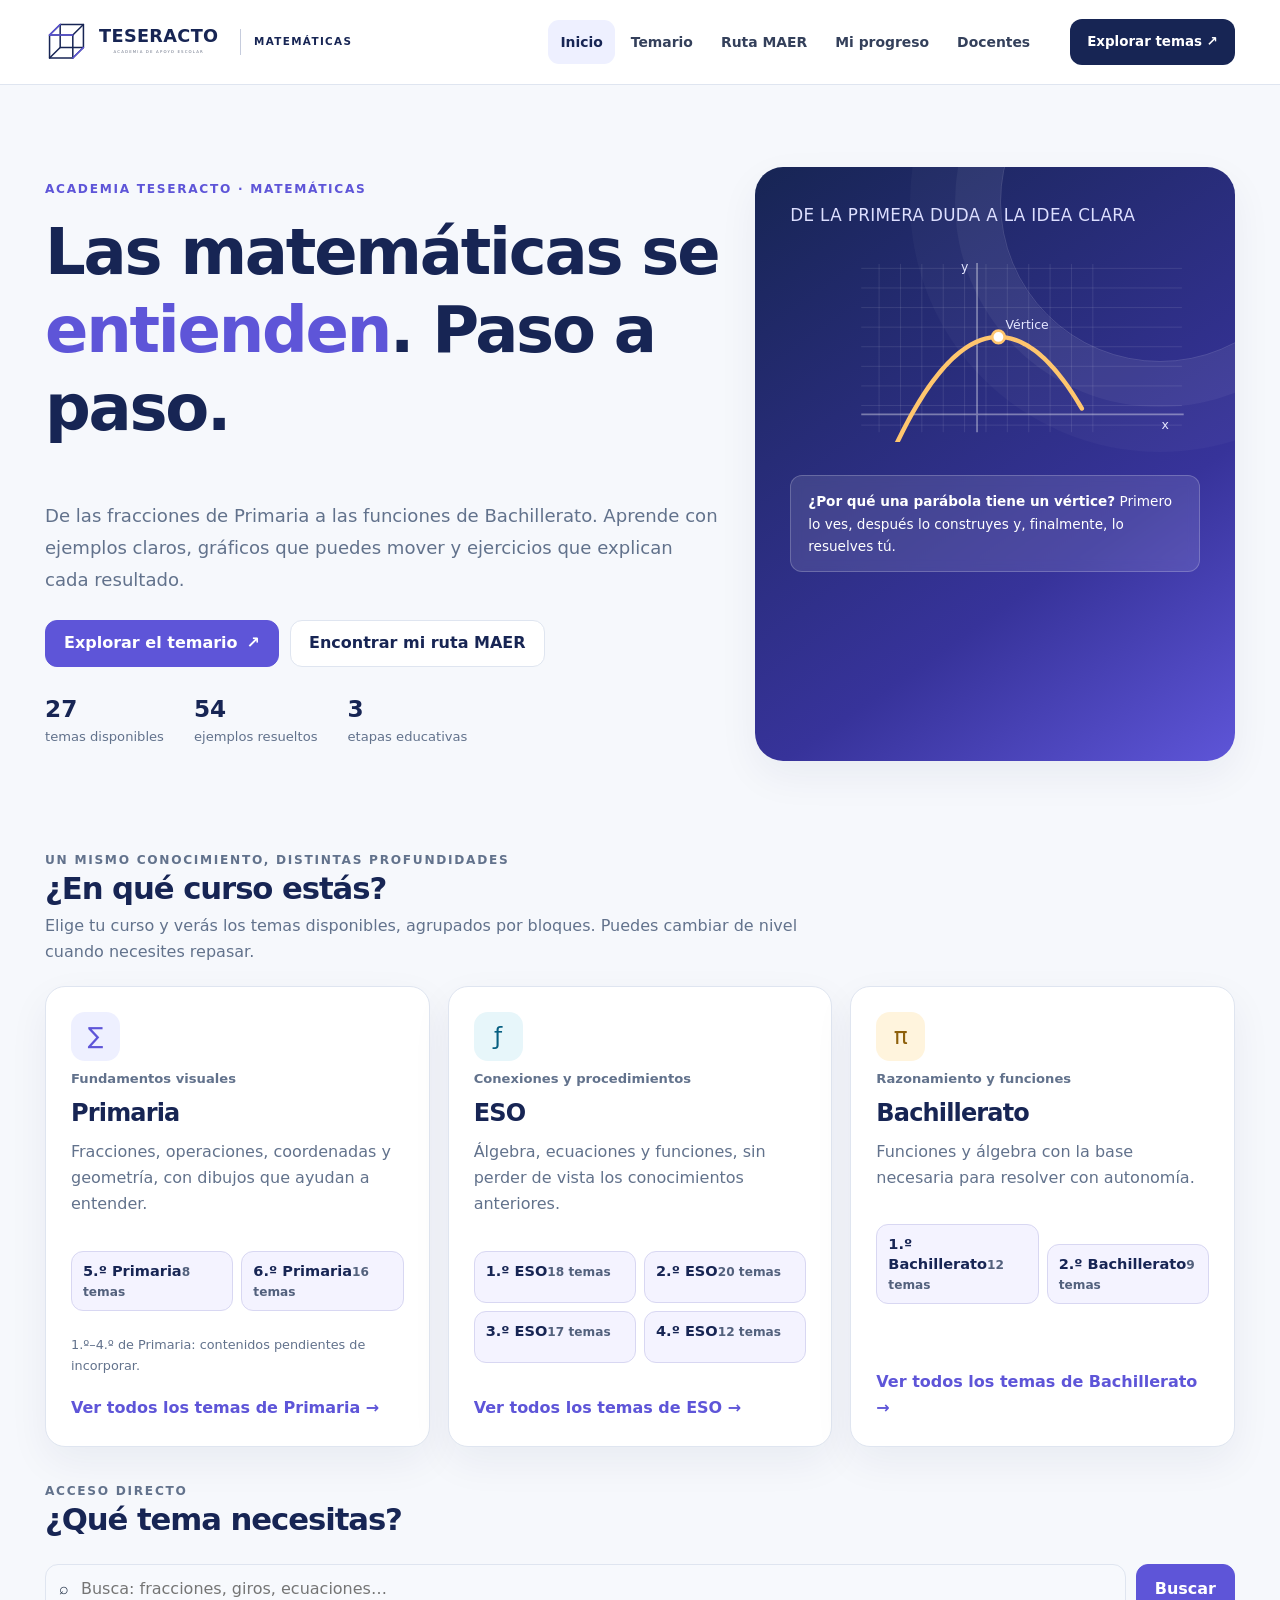
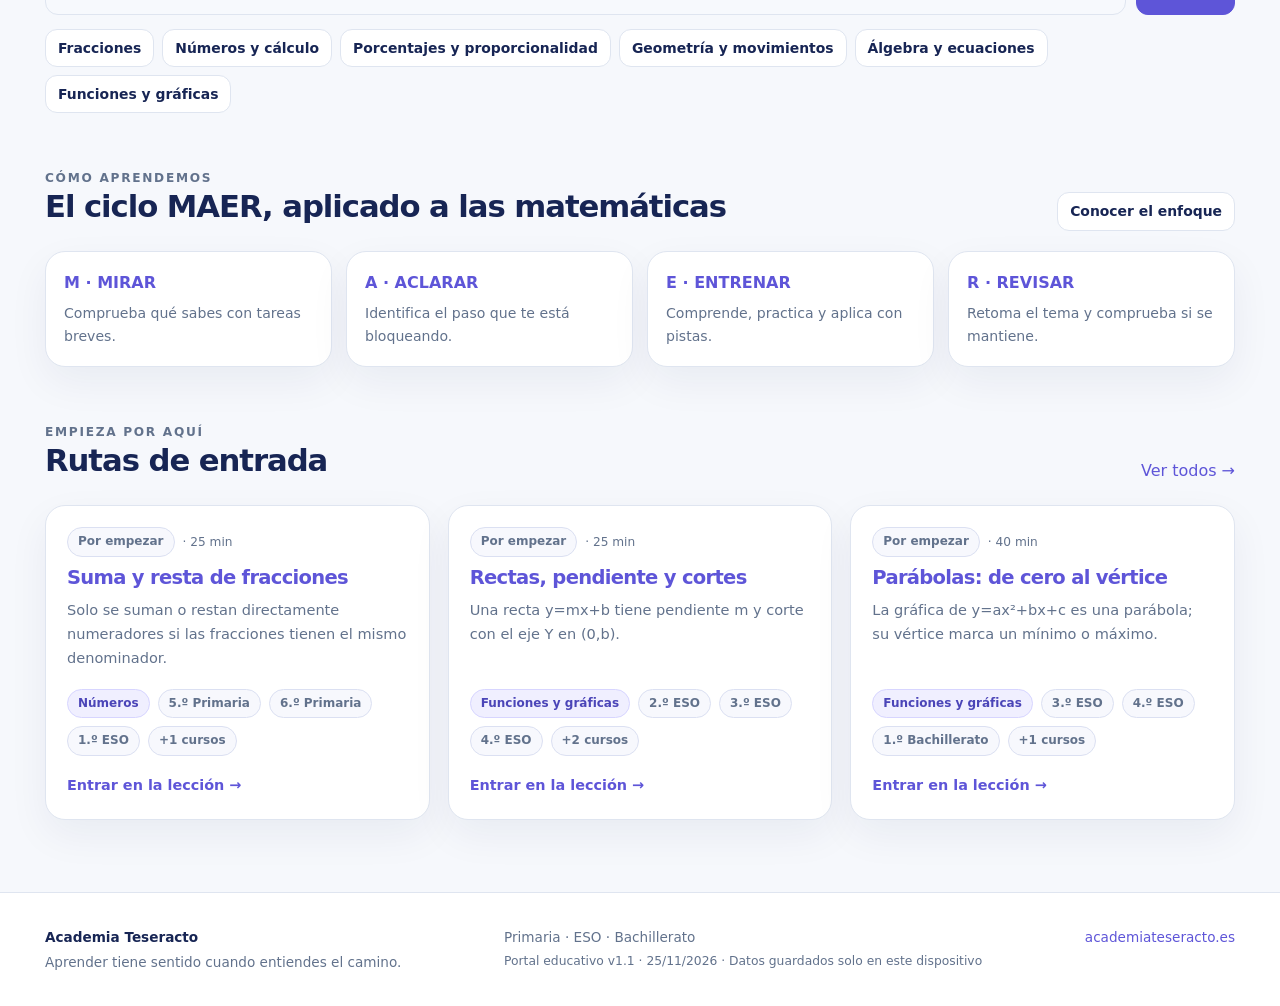
<file: index.html>
<!doctype html>
<html lang="es">
<head>
  <meta charset="utf-8">
  <meta name="viewport" content="width=device-width, initial-scale=1, viewport-fit=cover">
  <meta name="theme-color" content="#172554">
  <meta name="description" content="Matemáticas desde Primaria hasta Bachillerato: explicaciones paso a paso, gráficos manipulables, práctica autocorregible y rutas de aprendizaje MAER de Academia Teseracto.">
  <meta property="og:title" content="Academia Teseracto | Portal de Matemáticas">
  <meta property="og:description" content="Entender, practicar y avanzar. Un portal de Matemáticas para Primaria, ESO y Bachillerato.">
  <title>Matemáticas | Academia Teseracto</title>
  <link rel="icon" type="image/svg+xml" href="./assets/favicon.svg">
  <link rel="manifest" href="./manifest.webmanifest">
  <link rel="stylesheet" href="./assets/styles.css">
  <script src="./data/catalog.js" defer></script>
  <script src="./data/practice.js" defer></script>
  <script src="./assets/app.js" defer></script>
</head>
<body>
  <button class="skip" type="button" id="skip-content">Saltar al contenido</button>
  <header class="site-header">
    <div class="shell header-layout">
      <a class="brand" href="#/inicio" aria-label="Academia Teseracto, inicio del portal de Matemáticas"><img src="./assets/logo-teseracto.svg" alt="Academia Teseracto" width="200" height="49"><span class="brand-divider"></span><span class="brand-subtitle">MATEMÁTICAS</span></a>
      <nav class="top-nav" aria-label="Navegación principal">
        <a href="#/inicio" data-nav="inicio">Inicio</a><a href="#/catalogo" data-nav="catalogo">Temario</a><a href="#/maer" data-nav="maer">Ruta MAER</a><a href="#/progreso" data-nav="progreso">Mi progreso</a><a href="#/docentes" data-nav="docentes">Docentes</a>
      </nav>
      <a class="header-cta" href="#/catalogo">Explorar temas <span aria-hidden="true">↗</span></a>
    </div>
  </header>
  <noscript><p style="padding:2rem;text-align:center">Este portal necesita JavaScript para mostrar las lecciones interactivas. Actívalo en tu navegador para acceder al temario.</p></noscript>
  <main id="app" class="app-main shell" tabindex="-1" aria-live="polite"><section class="loading"><p>Cargando las lecciones de Matemáticas…</p></section></main>
  <footer class="site-footer"><div class="shell footer-wrap"><div><strong>Academia Teseracto</strong><span>Aprender tiene sentido cuando entiendes el camino.</span></div><div><span>Primaria · ESO · Bachillerato</span><small>Portal educativo v1.1 · 25/11/2026 · Datos guardados solo en este dispositivo</small></div><a href="https://academiateseracto.es" target="_blank" rel="noopener noreferrer">academiateseracto.es</a></div></footer>
  <nav class="mobile-nav" aria-label="Navegación móvil"><a href="#/inicio"><span aria-hidden="true">⌂</span>Inicio</a><a href="#/catalogo"><span aria-hidden="true">▦</span>Temas</a><a href="#/maer"><span aria-hidden="true">◎</span>MAER</a><a href="#/progreso"><span aria-hidden="true">▤</span>Avance</a><a href="#/docentes"><span aria-hidden="true">▣</span>Docentes</a></nav>
  <input id="import-file" type="file" accept="application/json,.json" hidden aria-label="Seleccionar archivo JSON de progreso">
  <div id="toast" class="toast" role="status" aria-live="polite"></div>
</body>
</html>
</file>
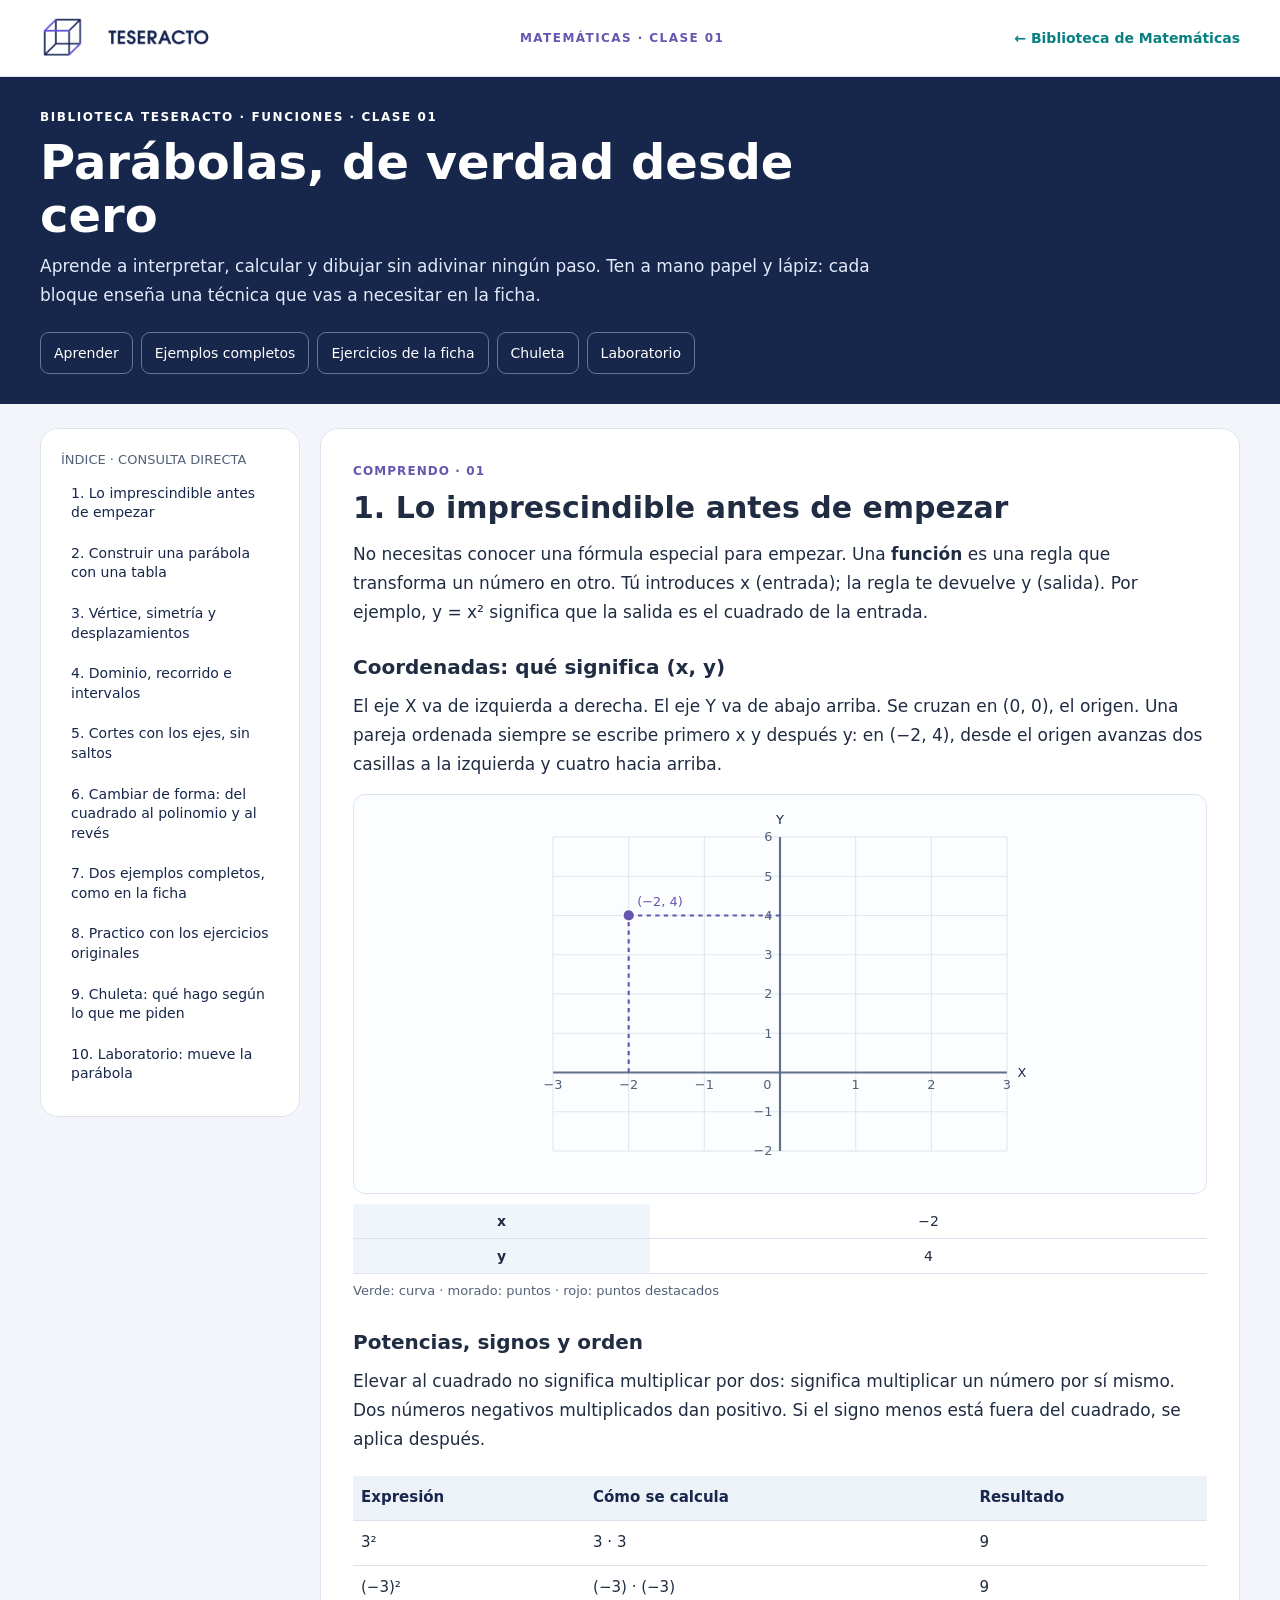
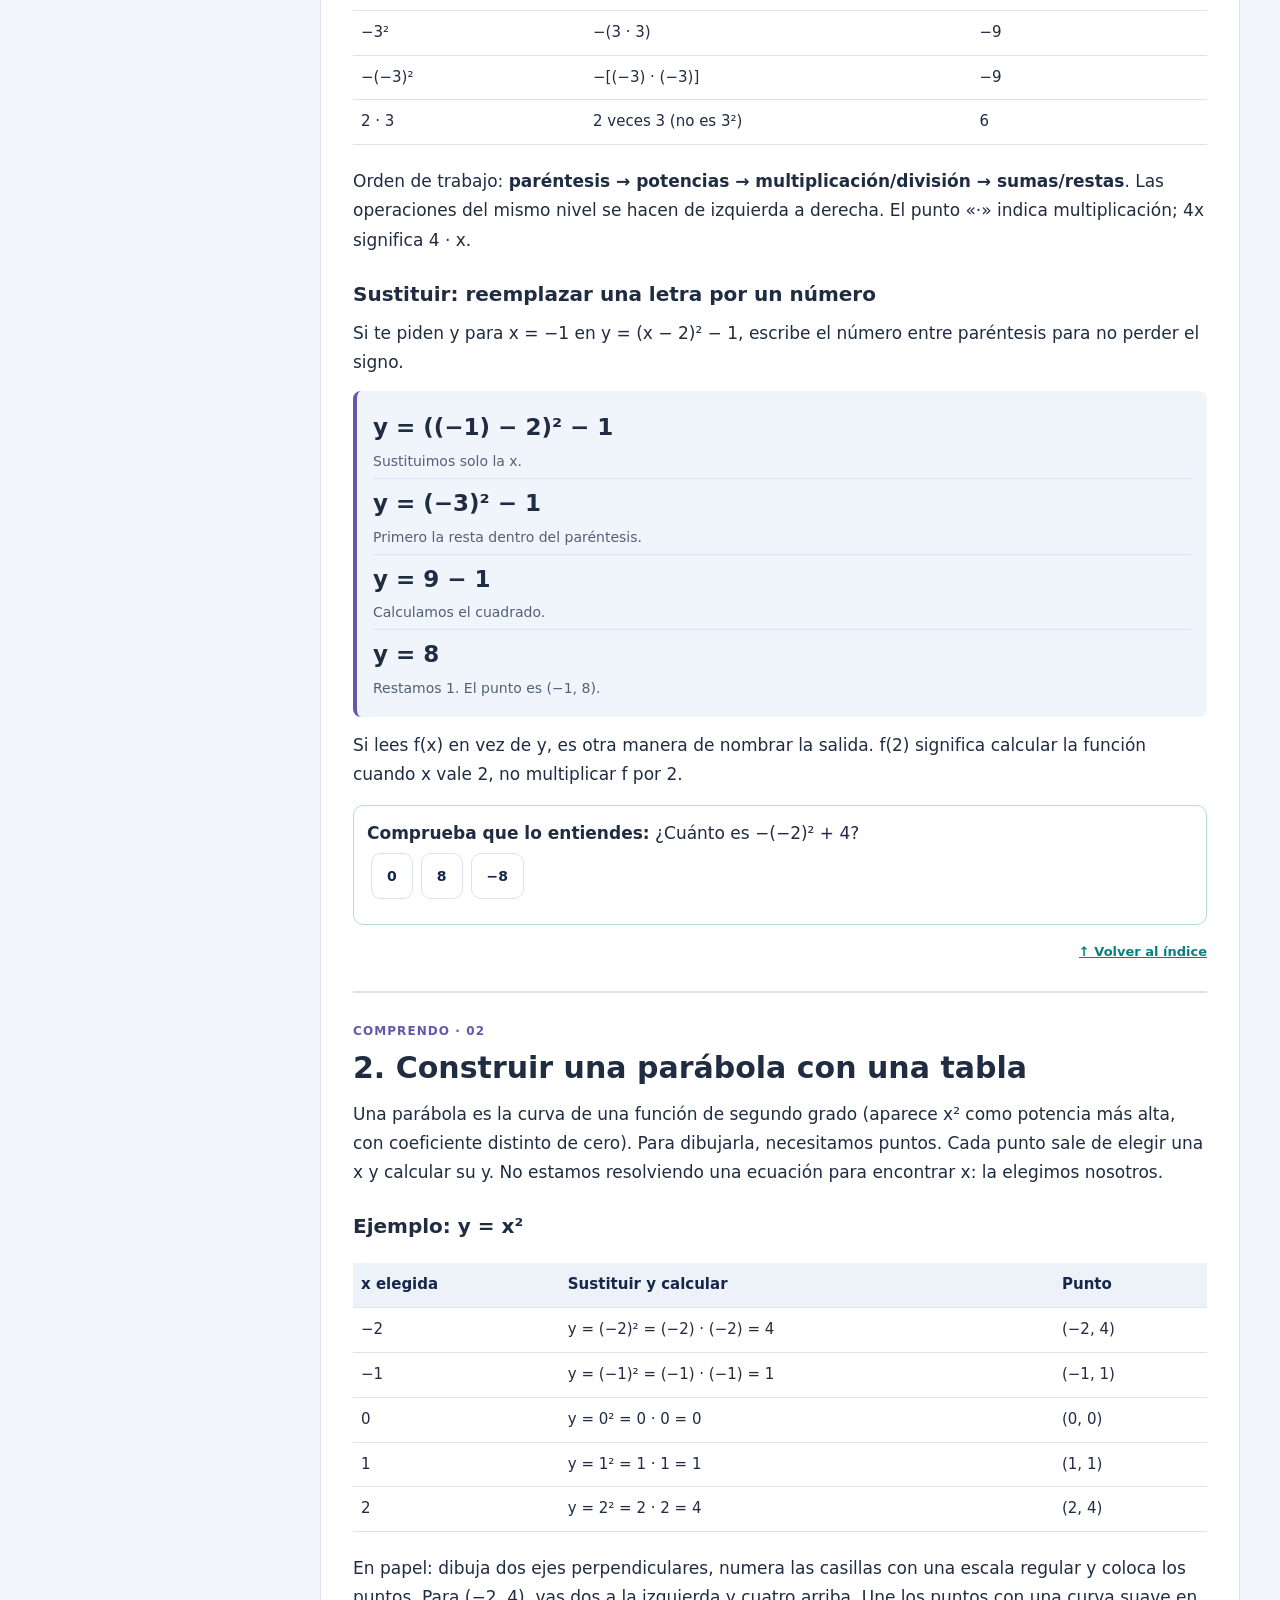
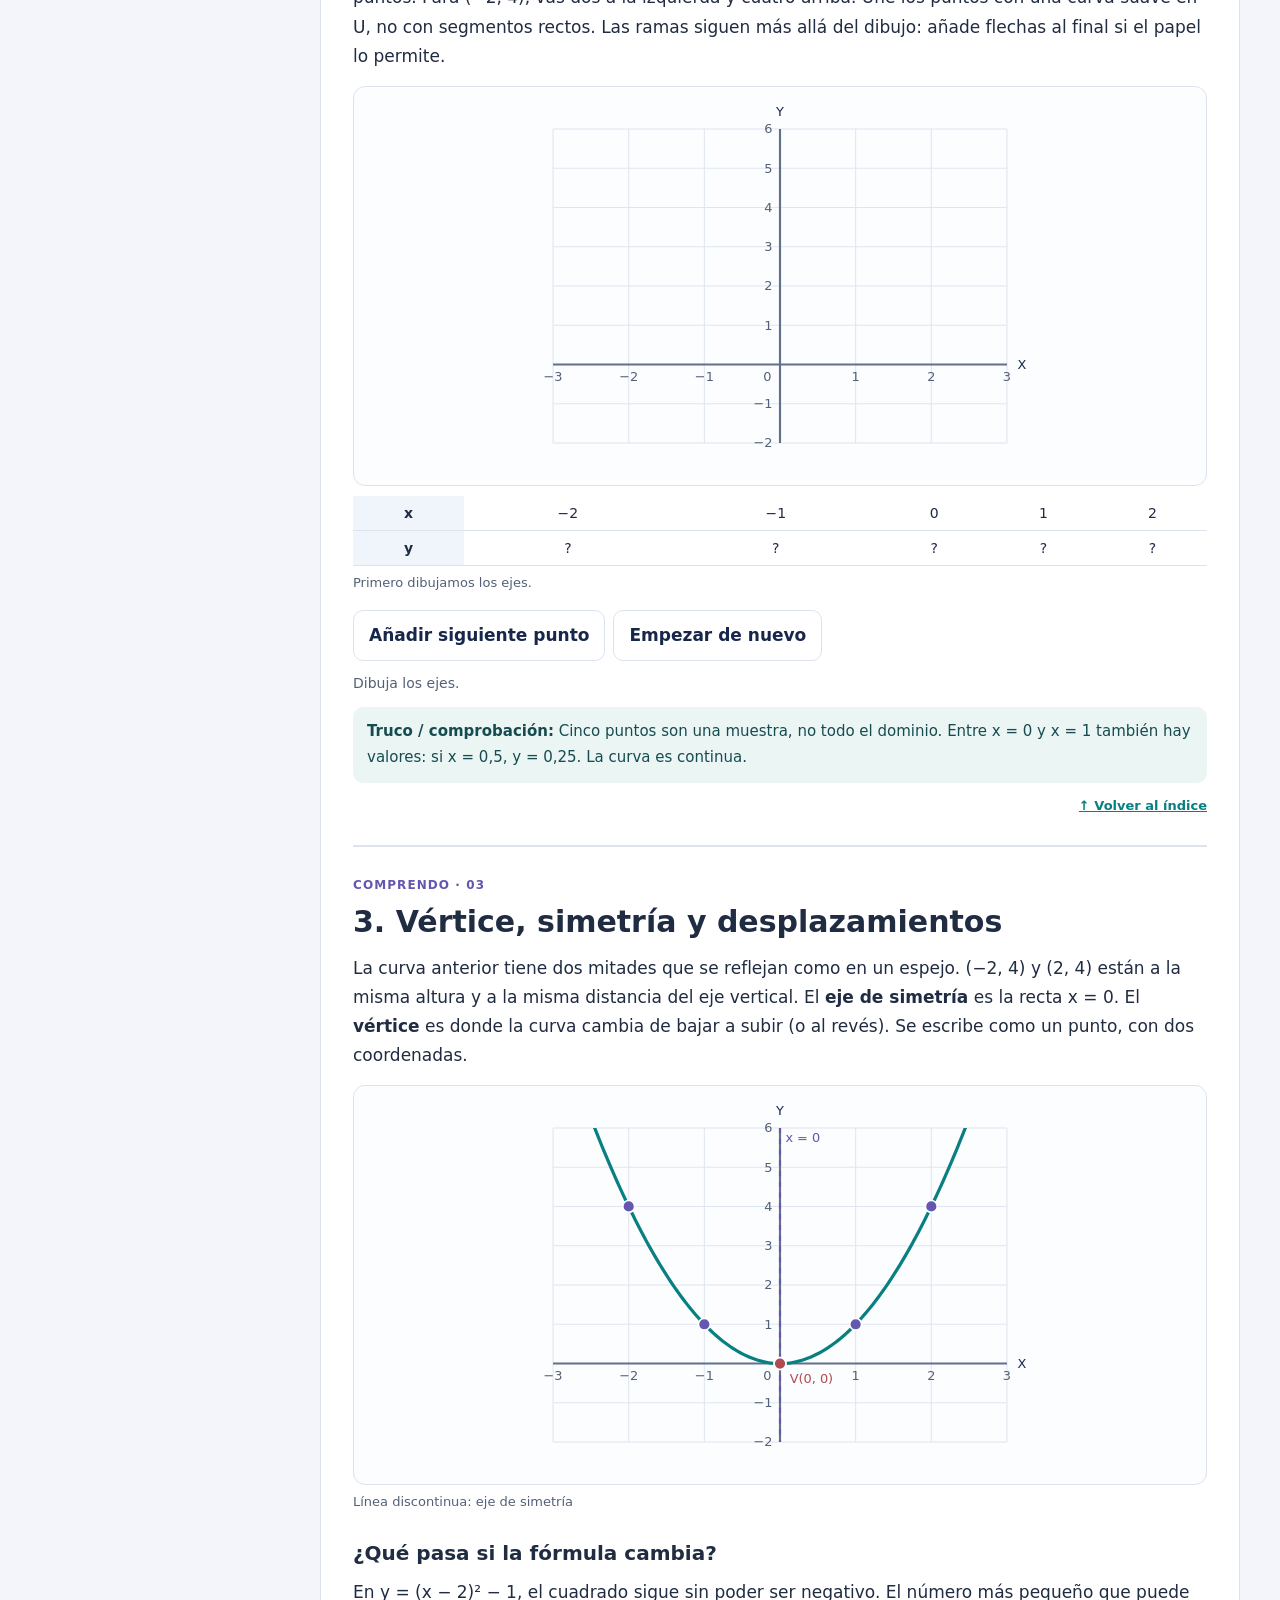
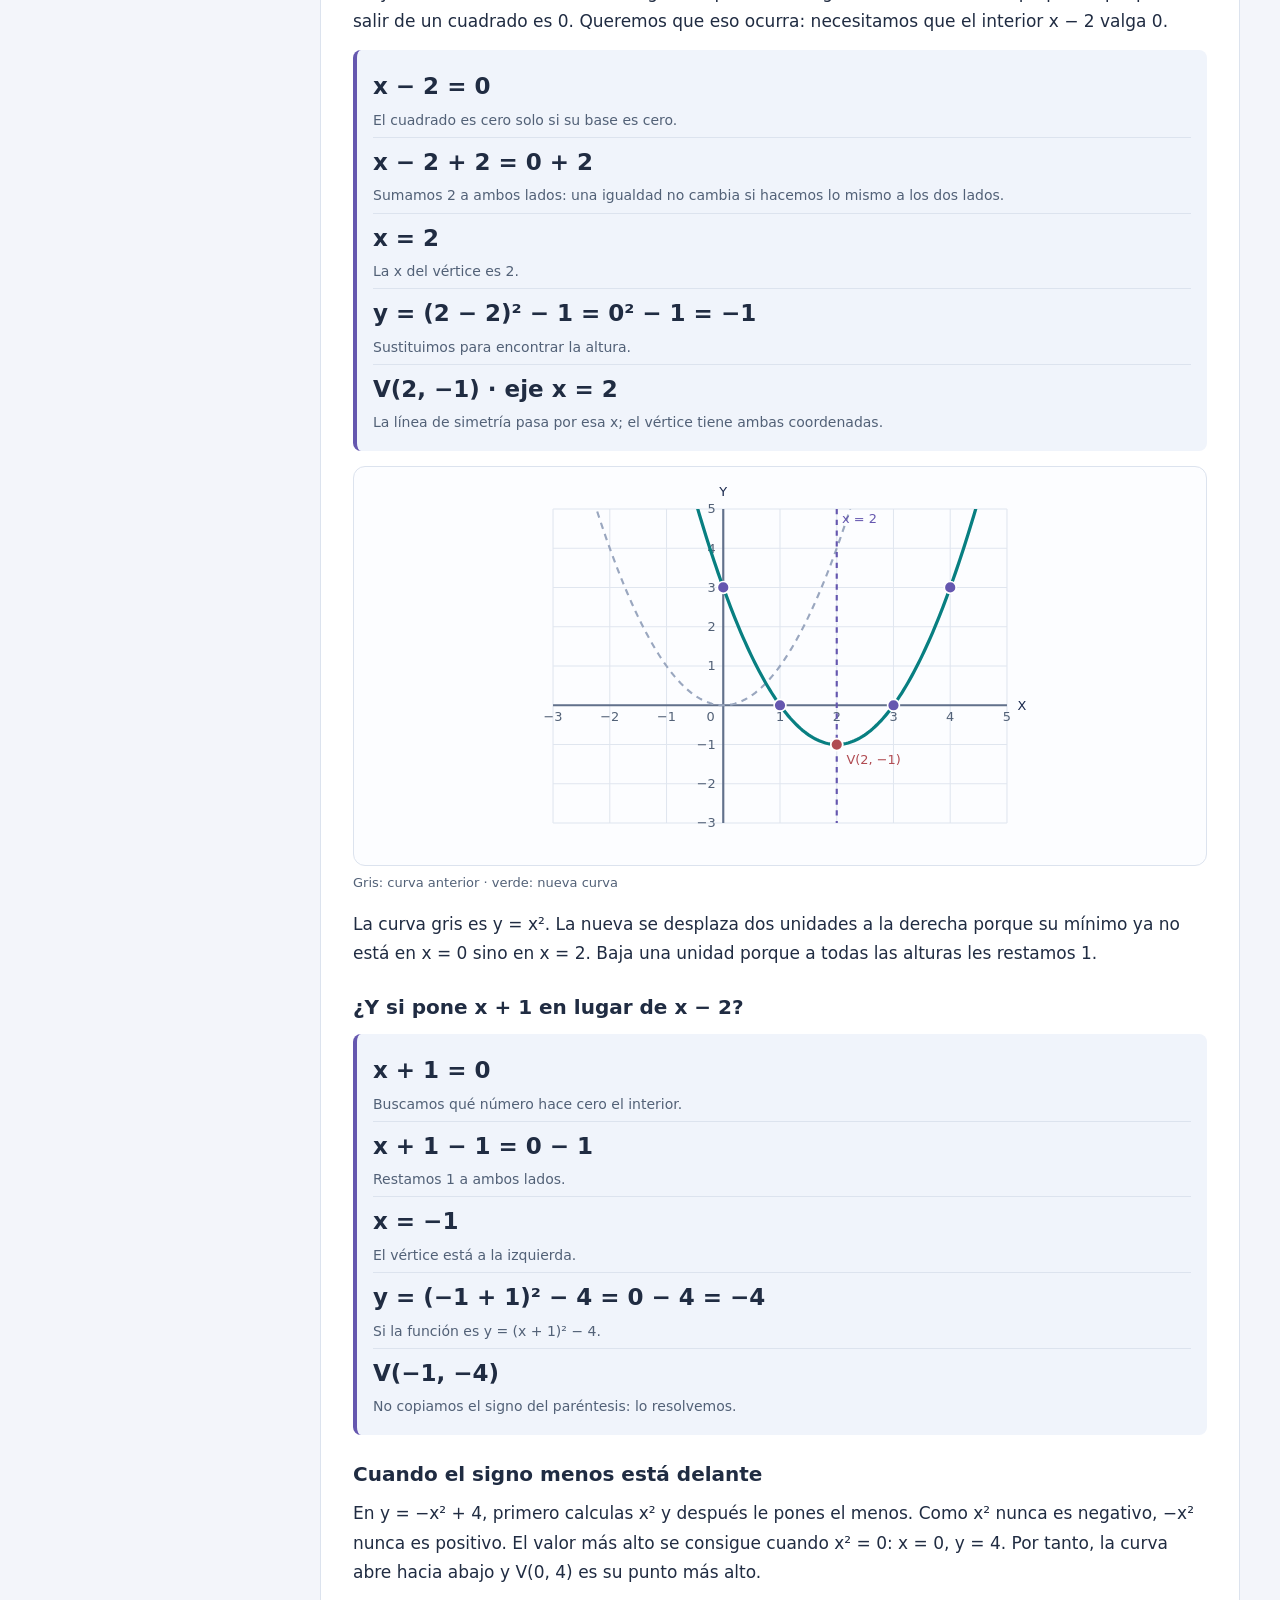
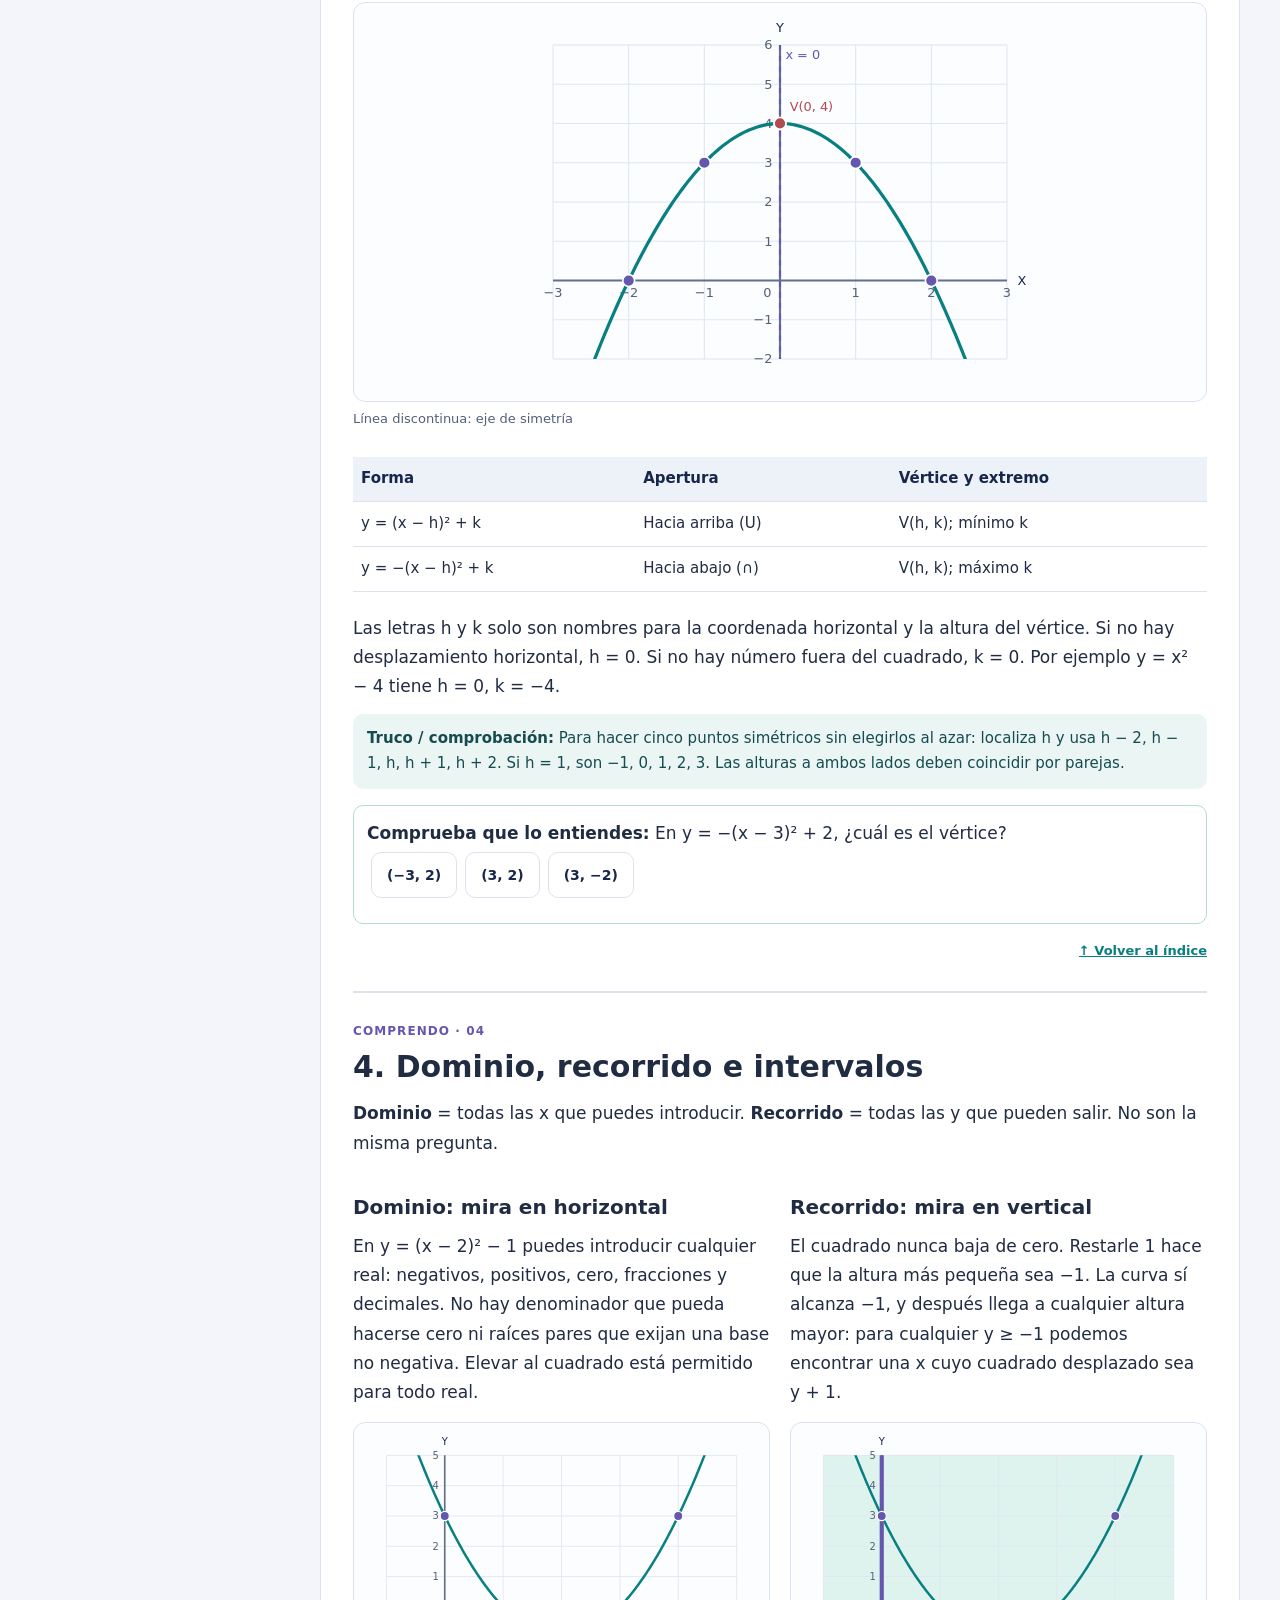
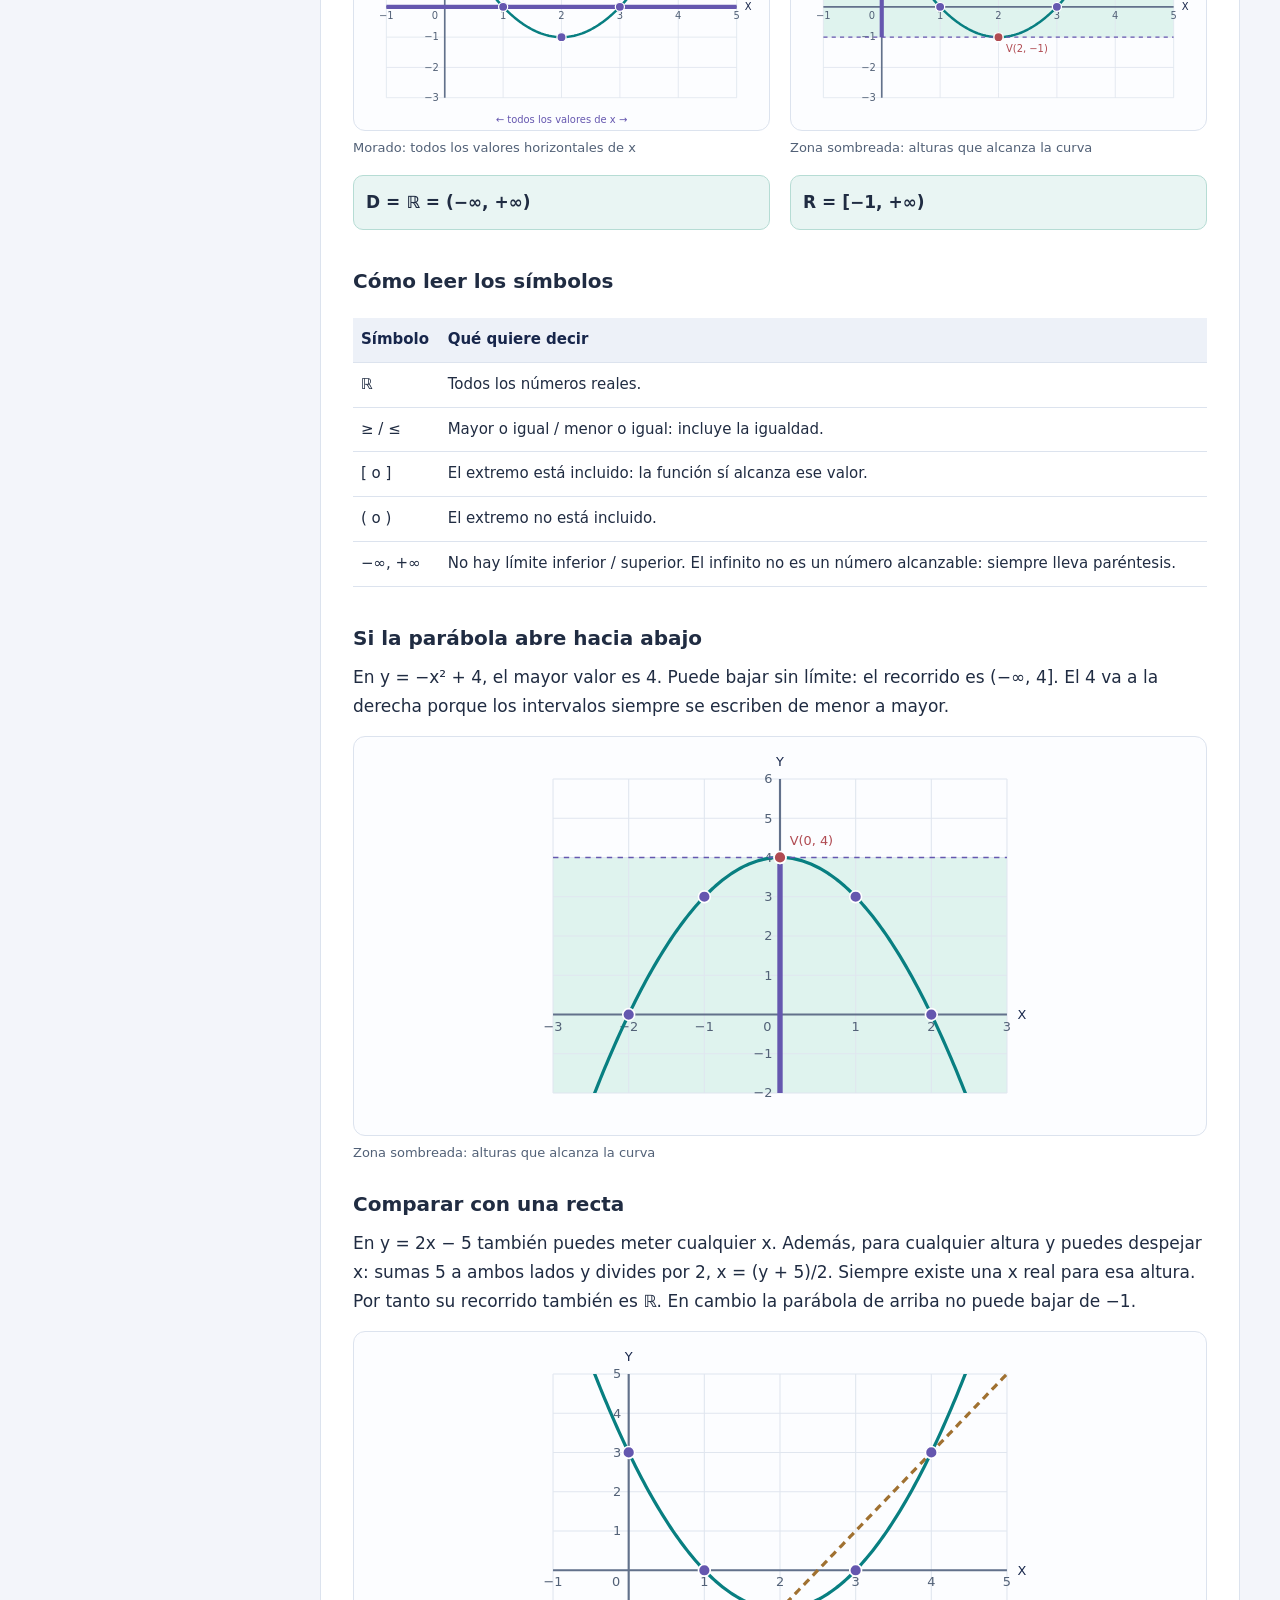
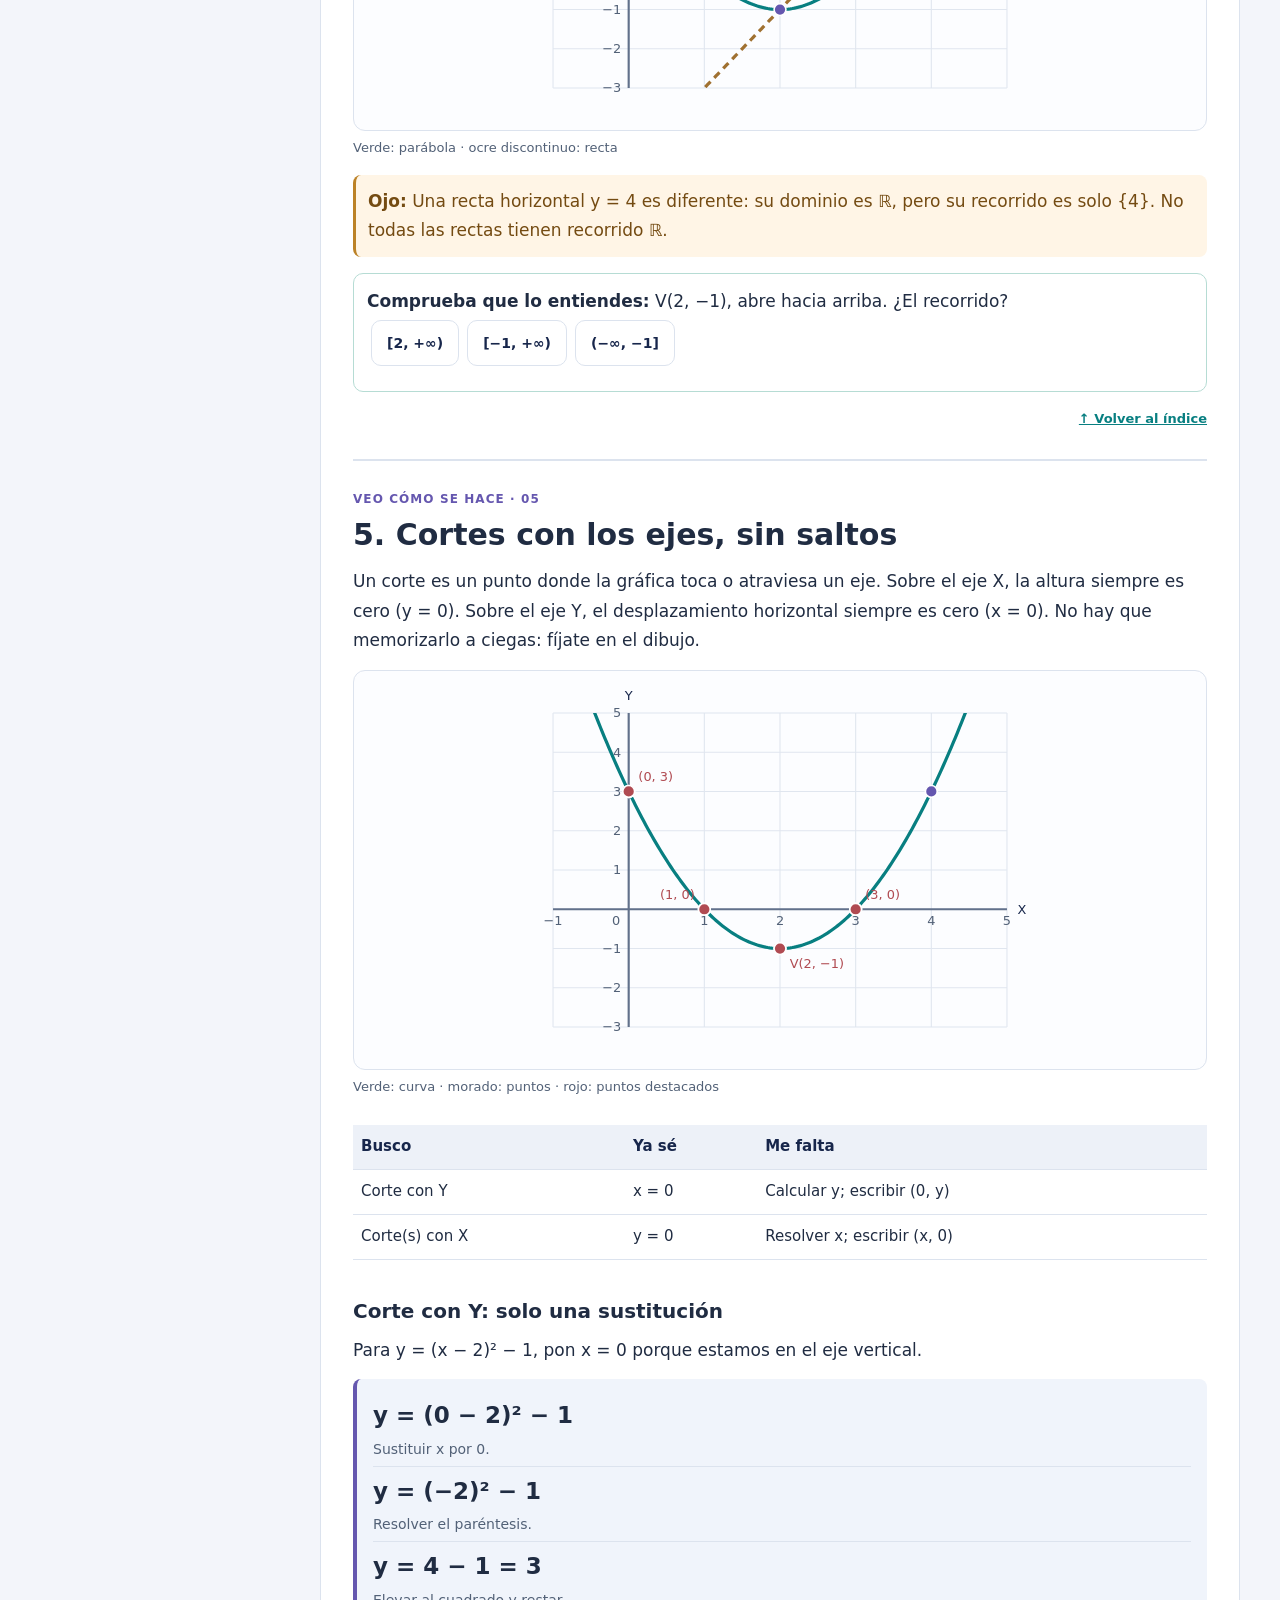
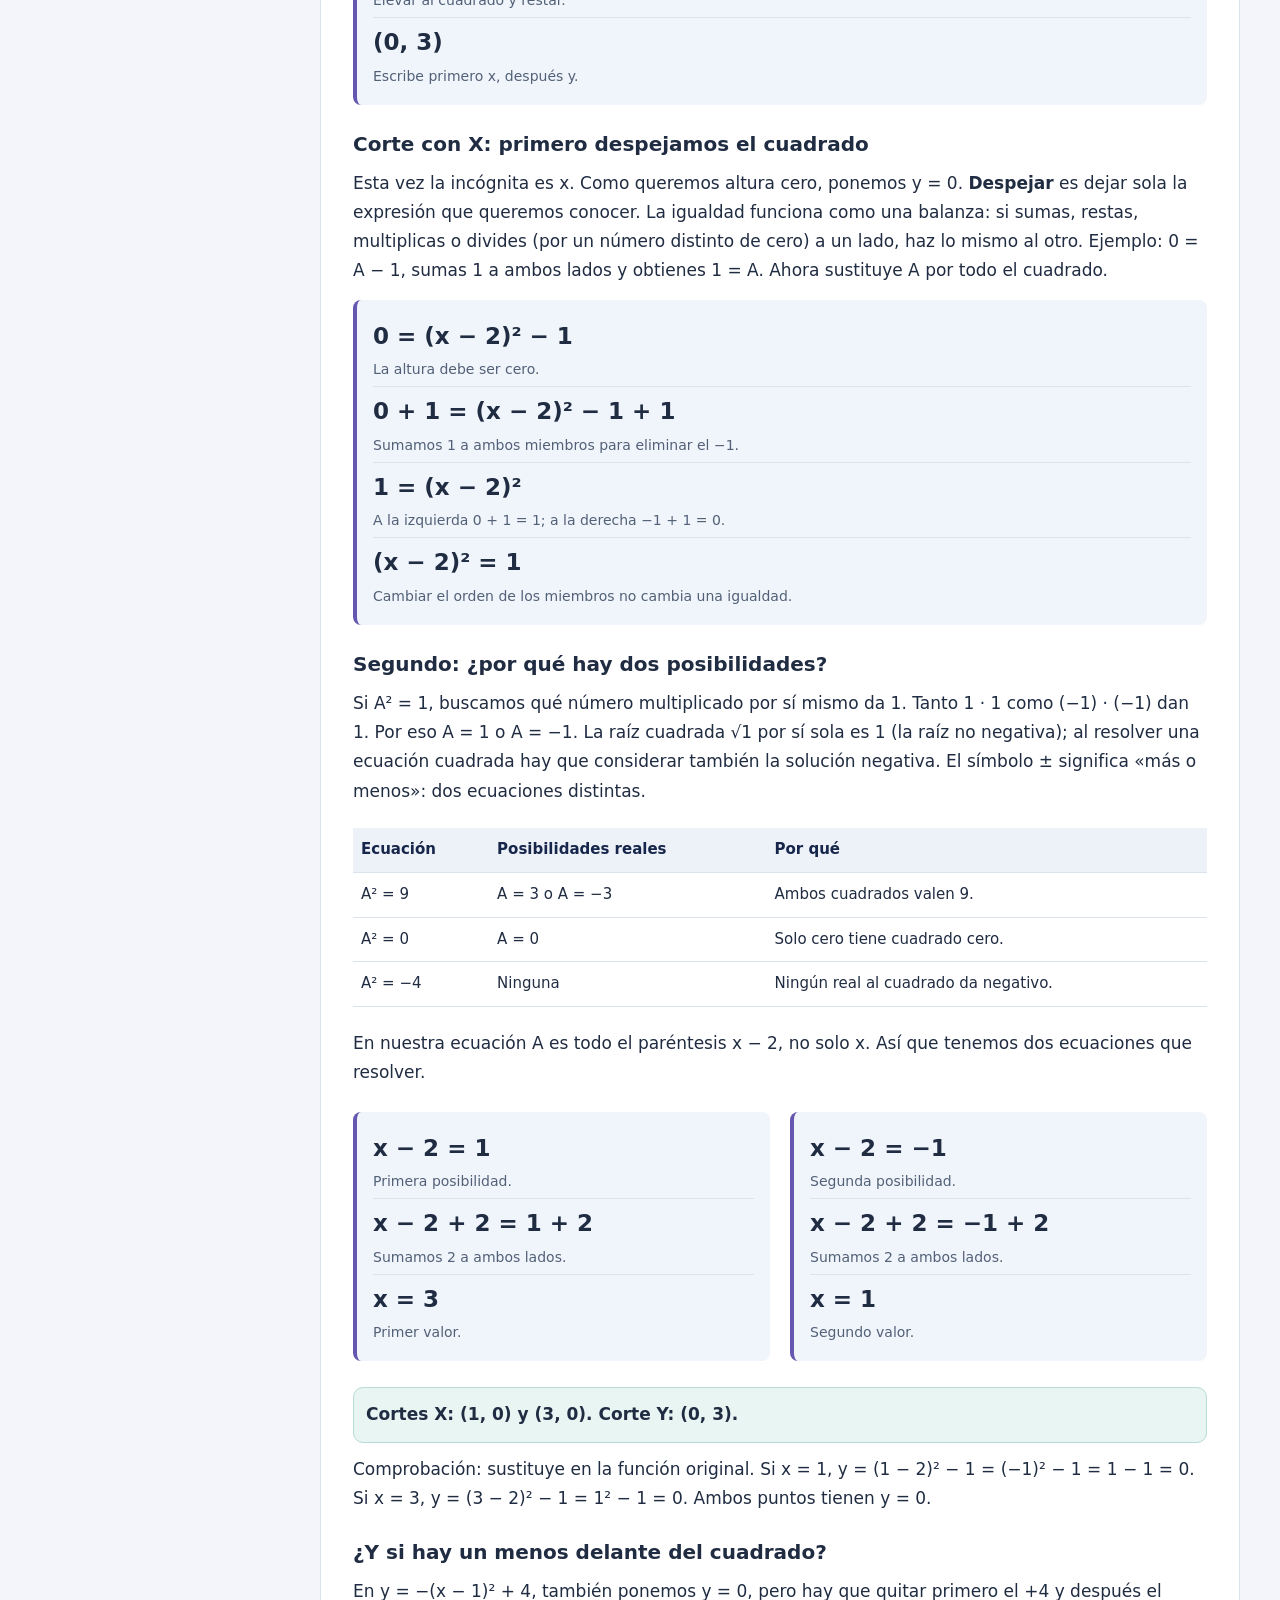
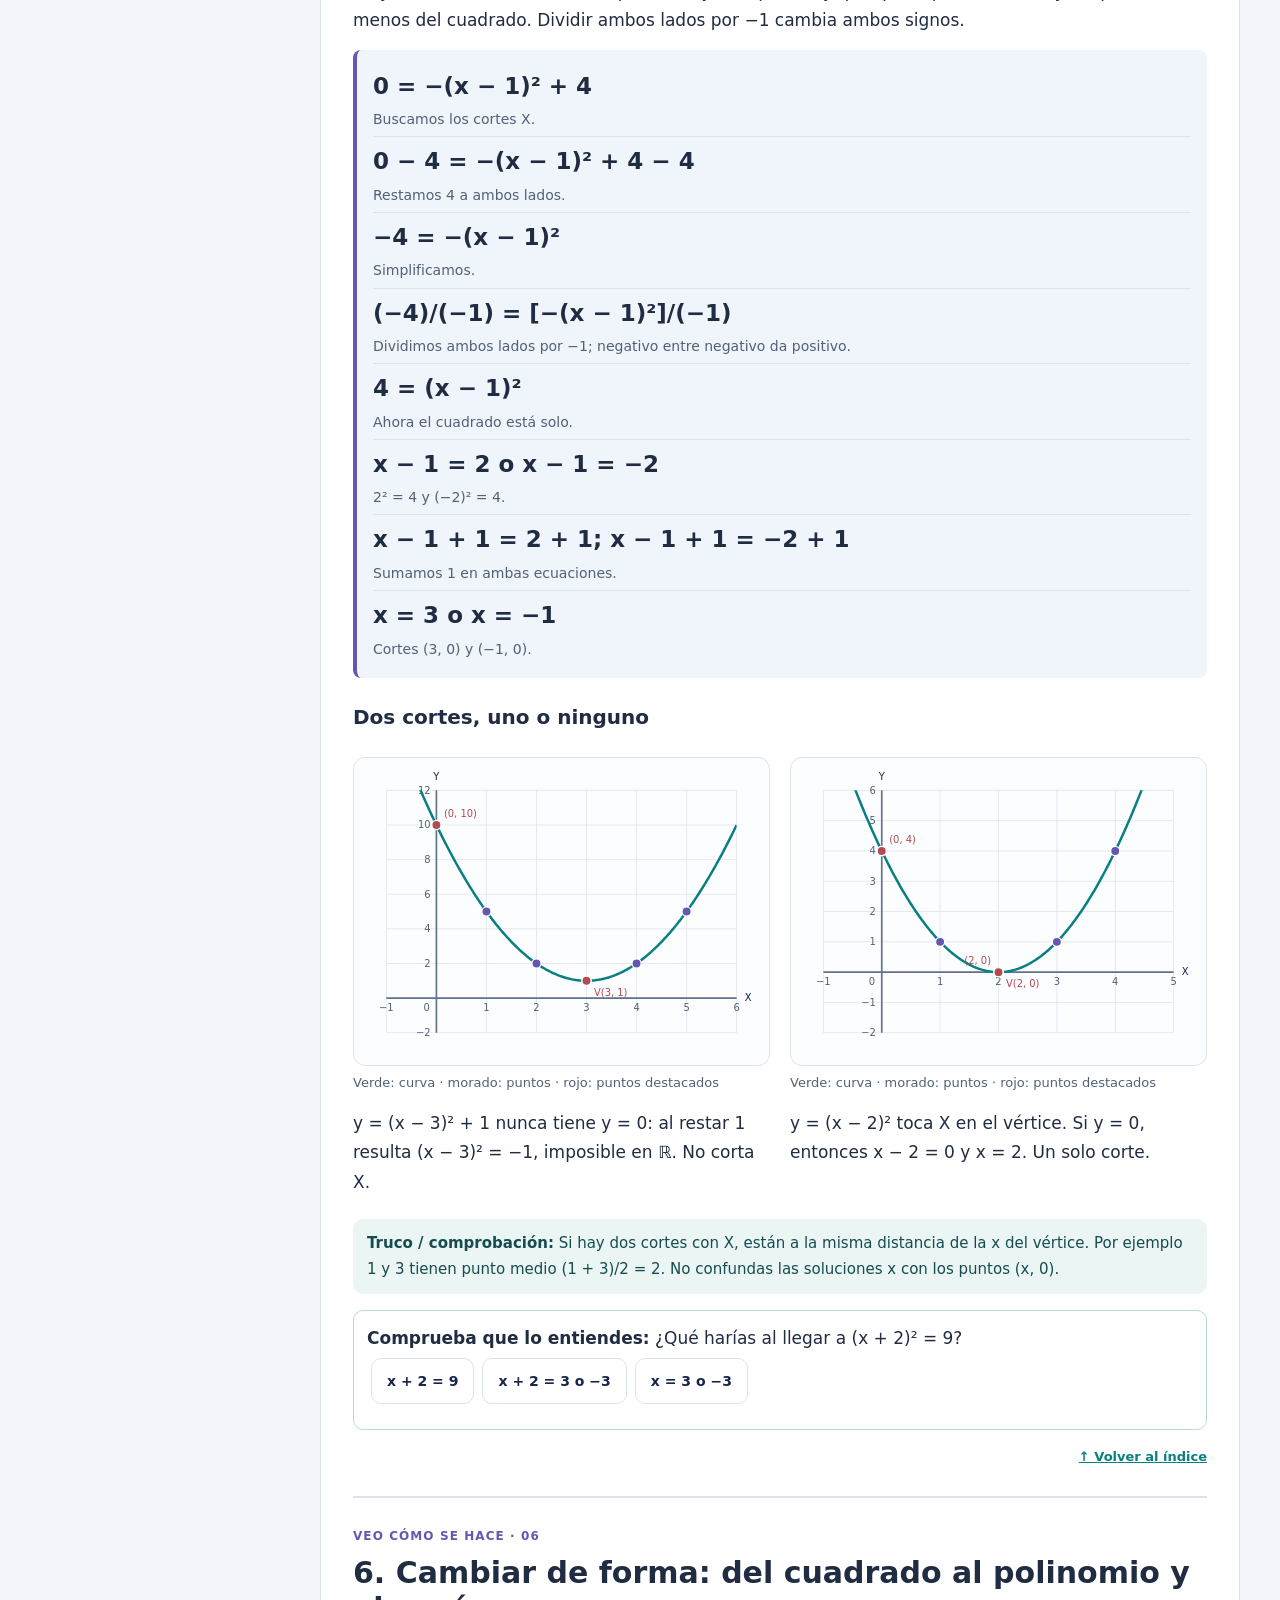
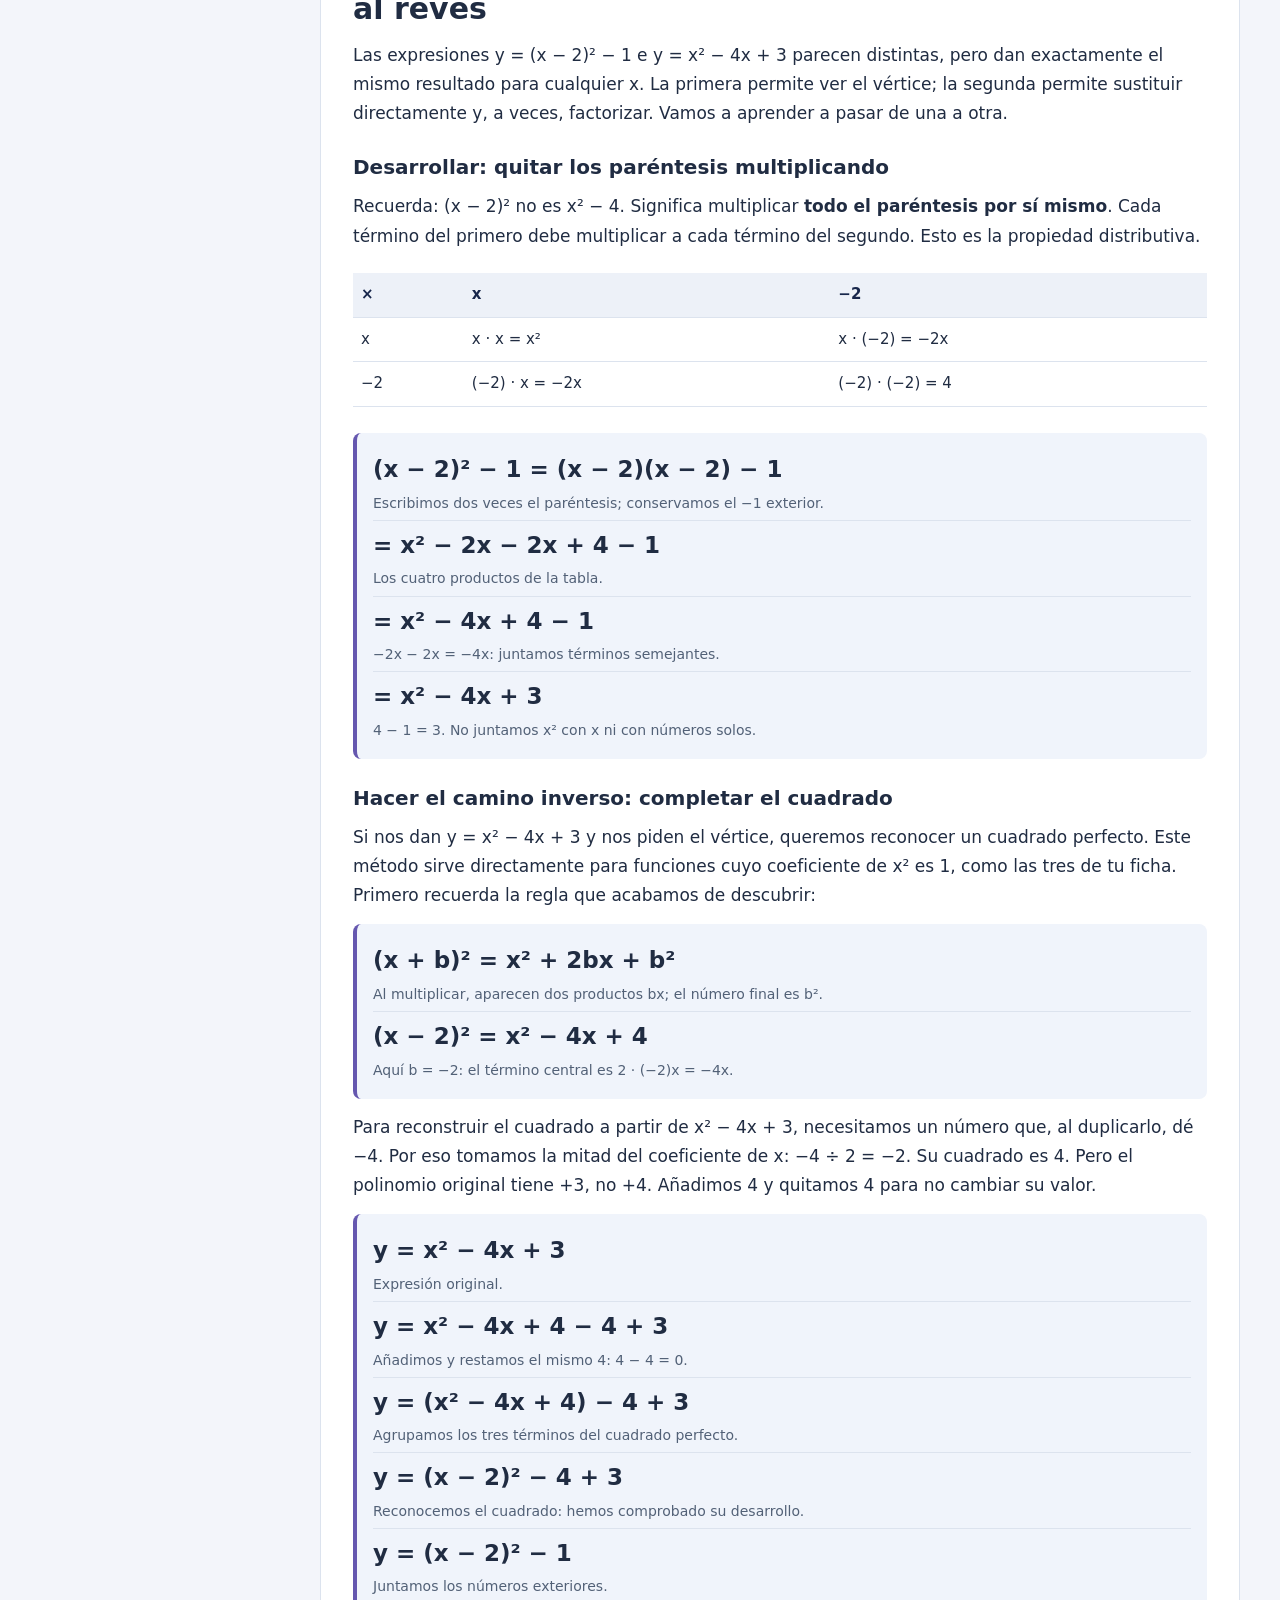
<file: temas/funciones/parabolas.html>
<!doctype html><html lang="es"><head><meta charset="utf-8"><meta name="viewport" content="width=device-width, initial-scale=1"><title>Teseracto · Parábolas desde cero</title><style>
:root{--navy:#17264b;--teal:#087f81;--violet:#6557af;--paper:#f3f5fa;--ink:#202c42;--muted:#526177;--line:#dce3ee}*{box-sizing:border-box}body{margin:0;background:var(--paper);color:var(--ink);font:17px/1.6 system-ui,-apple-system,sans-serif}header{background:#fff;border-bottom:1px solid var(--line);padding:15px max(20px,calc((100% - 1200px)/2));display:flex;align-items:center;justify-content:space-between;gap:16px;flex-wrap:wrap}header img{width:190px;height:auto;display:block}header span{font-size:12px;letter-spacing:.12em;font-weight:800;color:var(--violet)}.hero{background:var(--navy);color:white;padding:34px max(20px,calc((100% - 1200px)/2)) 30px}.hero h1{font-size:clamp(30px,5vw,48px);line-height:1.1;margin:8px 0 10px}.hero p{margin:0;color:#e2e9fa}.eyebrow{font-size:12px;letter-spacing:.13em;text-transform:uppercase;font-weight:800}.tabs{display:flex;gap:8px;flex-wrap:wrap;margin-top:22px}button,select{font:inherit;cursor:pointer}button{border:1px solid var(--line);background:white;color:var(--navy);border-radius:10px;padding:10px 15px;font-weight:650}button:hover{border-color:var(--teal)}button:focus-visible,input:focus-visible,select:focus-visible{outline:3px solid #d49b26;outline-offset:3px}button:disabled{opacity:.4;cursor:default}.tabs button{background:#283b68;color:white;border-color:#51628b;font-size:15px}.tabs button.active,.primary{background:var(--teal);color:white;border-color:var(--teal)}main{max-width:1240px;margin:24px auto;padding:0 20px 40px}.layout{display:grid;grid-template-columns:245px minmax(0,1fr);gap:20px}.side,.panel{background:white;border:1px solid var(--line);border-radius:18px;padding:20px}.side{align-self:start}.side button{display:block;width:100%;text-align:left;margin:7px 0;font-size:14px;line-height:1.35}.side button.active{background:#e2f2f1;border-color:var(--teal);color:#075e60}.small{font-size:13px;color:var(--muted)}.progress{height:6px;background:#e6eaf2;border-radius:10px;margin:10px 0 20px;overflow:hidden}.progress div{background:var(--teal);height:100%;transition:width .2s}.panel h2{font-size:clamp(22px,3vw,30px);line-height:1.2;margin:4px 0 6px}.panel h3{font-size:23px;line-height:1.3;margin:12px 0}.panel p{margin:10px 0}.stephead{color:var(--violet);font-size:13px;letter-spacing:.09em;font-weight:800;text-transform:uppercase}.split{display:grid;grid-template-columns:minmax(0,1fr) minmax(0,1fr);gap:20px;align-items:start}.eq{background:#f0f4fb;border-left:4px solid var(--violet);border-radius:8px;padding:15px;margin:16px 0;font-size:clamp(18px,2.3vw,24px);font-weight:650;line-height:1.65;overflow-wrap:anywhere}.tip{background:#eaf5f4;border-radius:10px;padding:12px 14px;font-size:15px;color:#164c50}.graph{min-width:0}.graph svg{width:100%;display:block;background:#fcfdff;border:1px solid var(--line);border-radius:12px}.graph table{width:100%;border-collapse:collapse;text-align:center;font-variant-numeric:tabular-nums;font-size:14px;margin-top:10px}.graph td,.graph th{padding:5px 2px;border-bottom:1px solid var(--line)}.graph th{background:#f0f4fb}.nav{display:flex;justify-content:space-between;gap:10px;flex-wrap:wrap;border-top:1px solid var(--line);padding-top:16px;margin-top:22px}.exercise{border:1px solid var(--line);border-radius:13px;padding:17px;margin:14px 0}.exercise h3{font-size:18px;margin:0 0 12px}.exercise .actions{display:flex;flex-wrap:wrap;gap:8px}.solution{margin-top:14px}.solution ol{padding-left:25px}.solution li{margin:8px 0}.groupnav{display:flex;gap:8px;flex-wrap:wrap;margin:12px 0}.groupnav button.active{background:var(--navy);color:white}.lab-controls label{display:block;margin:18px 0}.lab-controls input[type=range]{width:100%;accent-color:var(--teal)}.legend{font-size:13px;color:var(--muted);margin-top:6px}.reference{display:grid;grid-template-columns:repeat(2,minmax(0,1fr));gap:12px}.reference article{border:1px solid var(--line);border-radius:12px;padding:14px}.reference h3{font-size:18px;margin:0 0 4px}.quiz{margin-top:16px;border-top:1px solid var(--line);padding-top:10px}.quiz button{margin:4px}.status{font-weight:700;color:var(--teal)}.note{font-size:14px;color:var(--muted)}.hidden{display:none!important}footer{text-align:center;font-size:12px;color:var(--muted);padding:20px}.mathline{font-weight:700;color:var(--navy)}@media(max-width:950px){.layout{grid-template-columns:1fr}.side{display:flex;flex-wrap:wrap;gap:5px;padding:12px}.side .small{width:100%}.side button{width:auto;margin:0;flex:1 1 135px}}@media(max-width:650px){main{padding:0 12px 20px}.split,.reference{grid-template-columns:1fr}.panel{padding:15px}.hero{padding:24px 18px}.tabs button{flex:1 1 auto}header img{width:160px}.graph svg{max-height:420px}}@media print{header,.tabs,.side,.nav,footer,.actions{display:none}.hero{background:white;color:var(--navy);padding:10px}.hero p{color:var(--ink)}main{padding:0;margin:0}.layout{display:block}.panel{border:0}.split{display:block}.graph{max-width:500px}.exercise{break-inside:avoid}}
header .back{color:var(--teal);font-size:14px;font-weight:750;text-decoration:none}header .back:hover{text-decoration:underline}header .back:focus-visible{outline:3px solid #d49b26;outline-offset:4px}</style><style>
body{line-height:1.72} .hero{padding-block:30px}.hero h1{max-width:850px}.hero p{max-width:850px} .layout{grid-template-columns:260px minmax(0,1fr)}.side{position:sticky;top:12px;max-height:calc(100vh - 24px);overflow:auto}.side a{display:block;text-decoration:none;color:var(--navy);padding:9px 10px;margin:3px 0;border-radius:8px;font-size:14px;line-height:1.4}.side a:hover,.side a:focus{background:#e2f2f1}.panel{padding:clamp(16px,3vw,32px)}.chapter{scroll-margin-top:18px;margin-bottom:28px;padding-bottom:28px;border-bottom:2px solid var(--line)}.chapter:last-child{border:0}.chapter h2{margin:8px 0 14px}.chapter h3{font-size:20px;margin-top:26px}.chapter h4{margin:16px 0 6px;color:var(--navy)}.calc{background:#f0f4fb;border-left:4px solid var(--violet);padding:12px 16px;border-radius:8px;margin:14px 0}.calc div{padding:5px 0;display:grid;grid-template-columns:minmax(0,1fr);gap:1px}.calc strong{font-size:clamp(18px,2.5vw,23px);font-weight:700;overflow-wrap:anywhere}.calc span{font-size:14px;color:var(--muted)}.calc div+div{border-top:1px solid #dce3ee}.tip{margin:12px 0}.warn{background:#fff5e6;color:#744b12;border-left:3px solid #bc8227;border-radius:8px;padding:12px;margin:12px 0}.answer{background:#e9f5f3;border:1px solid #b6dcd4;border-radius:10px;padding:12px;margin:12px 0;font-weight:650}.tablewrap{overflow-x:auto}table.study{width:100%;border-collapse:collapse;text-align:left;font-size:15px;margin:12px 0}table.study td,table.study th{border-bottom:1px solid var(--line);padding:9px 8px;vertical-align:top}table.study th{background:#edf1f8;color:var(--navy)}details{border:1px solid var(--line);border-radius:10px;padding:12px 14px;margin:10px 0;background:#fcfdff}summary{cursor:pointer;font-weight:700;color:var(--teal)}details[open]>summary{margin-bottom:10px}.exercise h3{margin:0;font-size:19px}.exercise p{margin:8px 0}.exercise a,.chapter a{color:var(--teal);font-weight:650}.stepbox{border-left:2px solid var(--line);padding-left:14px;margin:14px 0}.stepbox h4{margin:0}.graph{margin:15px 0}.graph svg{max-height:400px}.quicklinks{display:flex;gap:8px;flex-wrap:wrap}.quicklinks a{display:inline-block;border:1px solid var(--line);padding:5px 10px;border-radius:8px;text-decoration:none;font-size:14px}.check{border:1px solid #b6dcd4;border-radius:10px;padding:13px;margin:16px 0}.check button{font-size:14px;margin:4px}.check [role=status]{font-weight:650;margin-top:8px}.tag{color:var(--violet);font-size:12px;letter-spacing:.09em;text-transform:uppercase;font-weight:800}.tabs a{color:white;text-decoration:none;padding:8px 13px;border:1px solid #65749a;border-radius:9px;font-size:14px}.tabs a:hover{background:#087f81}.mini{font-size:14px;color:var(--muted)}.test-block[data-locked=true] .help{display:none}.toplink{font-size:13px;color:var(--teal);display:block;text-align:right}.printnote{font-size:13px}.graph table{font-size:14px}html{scroll-behavior:smooth}@media(max-width:950px){.layout{grid-template-columns:1fr}.side{position:static;max-height:none;display:grid;grid-template-columns:repeat(auto-fit,minmax(150px,1fr))}.side .small{grid-column:1/-1}.side a{padding:5px 7px}}@media(max-width:650px){.panel{padding:15px}.calc{padding:10px}.study td,.study th{font-size:14px}.hero h1{font-size:33px}.side{grid-template-columns:1fr 1fr}.tabs{gap:5px}}@media print{.side,.tabs,.toplink,.check button,#lab,.testtoggle{display:none!important}.chapter{break-before:auto}.calc,.graph,.exercise{break-inside:avoid}details{break-inside:avoid}}
</style></head><body><header><img alt="Academia Teseracto" src="[data-uri]"><span>MATEMÁTICAS · CLASE 01</span><a class="back" href="../../index.html">← Biblioteca de Matemáticas</a></header><section class="hero" id="inicio"><div class="eyebrow">Biblioteca Teseracto · Funciones · Clase 01</div><h1>Parábolas, de verdad desde cero</h1><p>Aprende a interpretar, calcular y dibujar sin adivinar ningún paso. Ten a mano papel y lápiz: cada bloque enseña una técnica que vas a necesitar en la ficha.</p><nav class="tabs"><a href="#bases">Aprender</a><a href="#ejemplos">Ejemplos completos</a><a href="#practica">Ejercicios de la ficha</a><a href="#chuleta">Chuleta</a><a href="#lab">Laboratorio</a></nav></section><main id="main"><div class="layout"><aside class="side"><div class="small">ÍNDICE · CONSULTA DIRECTA</div><a href="#bases">1. Lo imprescindible antes de empezar</a><a href="#tabla">2. Construir una parábola con una tabla</a><a href="#vertice">3. Vértice, simetría y desplazamientos</a><a href="#intervalos">4. Dominio, recorrido e intervalos</a><a href="#cortes">5. Cortes con los ejes, sin saltos</a><a href="#algebra">6. Cambiar de forma: del cuadrado al polinomio y al revés</a><a href="#ejemplos">7. Dos ejemplos completos, como en la ficha</a><a href="#practica">8. Practico con los ejercicios originales</a><a href="#chuleta">9. Chuleta: qué hago según lo que me piden</a><a href="#lab">10. Laboratorio: mueve la parábola</a></aside><article class="panel"><section class="chapter" id="bases"><div class="tag">Comprendo · 01</div><h2>1. Lo imprescindible antes de empezar</h2><p>No necesitas conocer una fórmula especial para empezar. Una <b>función</b> es una regla que transforma un número en otro. Tú introduces x (entrada); la regla te devuelve y (salida). Por ejemplo, y = x² significa que la salida es el cuadrado de la entrada.</p><h3>Coordenadas: qué significa (x, y)</h3><p>El eje X va de izquierda a derecha. El eje Y va de abajo arriba. Se cruzan en (0, 0), el origen. Una pareja ordenada siempre se escribe primero x y después y: en (−2, 4), desde el origen avanzas dos casillas a la izquierda y cuatro hacia arriba.</p><div data-graph="{&quot;h&quot;: 0, &quot;k&quot;: 0, &quot;a&quot;: 1, &quot;stage&quot;: &quot;single&quot;, &quot;xs&quot;: [-2]}"></div><h3>Potencias, signos y orden</h3><p>Elevar al cuadrado no significa multiplicar por dos: significa multiplicar un número por sí mismo. Dos números negativos multiplicados dan positivo. Si el signo menos está fuera del cuadrado, se aplica después.</p><div class="tablewrap"><table class="study"><thead><tr><th>Expresión</th><th>Cómo se calcula</th><th>Resultado</th></tr></thead><tbody><tr><td>3²</td><td>3 · 3</td><td>9</td></tr><tr><td>(−3)²</td><td>(−3) · (−3)</td><td>9</td></tr><tr><td>−3²</td><td>−(3 · 3)</td><td>−9</td></tr><tr><td>−(−3)²</td><td>−[(−3) · (−3)]</td><td>−9</td></tr><tr><td>2 · 3</td><td>2 veces 3 (no es 3²)</td><td>6</td></tr></tbody></table></div><p>Orden de trabajo: <b>paréntesis → potencias → multiplicación/división → sumas/restas</b>. Las operaciones del mismo nivel se hacen de izquierda a derecha. El punto «·» indica multiplicación; 4x significa 4 · x.</p><h3>Sustituir: reemplazar una letra por un número</h3><p>Si te piden y para x = −1 en y = (x − 2)² − 1, escribe el número entre paréntesis para no perder el signo.</p><div class="calc"><div><strong>y = ((−1) − 2)² − 1</strong><span>Sustituimos solo la x.</span></div><div><strong>y = (−3)² − 1</strong><span>Primero la resta dentro del paréntesis.</span></div><div><strong>y = 9 − 1</strong><span>Calculamos el cuadrado.</span></div><div><strong>y = 8</strong><span>Restamos 1. El punto es (−1, 8).</span></div></div><p>Si lees f(x) en vez de y, es otra manera de nombrar la salida. f(2) significa calcular la función cuando x vale 2, no multiplicar f por 2.</p><div class="check"><b>Comprueba que lo entiendes:</b> ¿Cuánto es −(−2)² + 4?<div><button data-correct="true" data-explain="Primero (−2)² = 4; luego aplicas el menos exterior: −4 + 4 = 0.">0</button><button data-correct="false" data-explain="Primero (−2)² = 4; luego aplicas el menos exterior: −4 + 4 = 0.">8</button><button data-correct="false" data-explain="Primero (−2)² = 4; luego aplicas el menos exterior: −4 + 4 = 0.">−8</button></div><div role="status" aria-live="polite"></div></div><a class="toplink" href="#inicio">↑ Volver al índice</a></section><section class="chapter" id="tabla"><div class="tag">Comprendo · 02</div><h2>2. Construir una parábola con una tabla</h2><p>Una parábola es la curva de una función de segundo grado (aparece x² como potencia más alta, con coeficiente distinto de cero). Para dibujarla, necesitamos puntos. Cada punto sale de elegir una x y calcular su y. No estamos resolviendo una ecuación para encontrar x: la elegimos nosotros.</p><h3>Ejemplo: y = x²</h3><div class="tablewrap"><table class="study"><thead><tr><th>x elegida</th><th>Sustituir y calcular</th><th>Punto</th></tr></thead><tbody><tr><td>−2</td><td>y = (−2)² = (−2) · (−2) = 4</td><td>(−2, 4)</td></tr><tr><td>−1</td><td>y = (−1)² = (−1) · (−1) = 1</td><td>(−1, 1)</td></tr><tr><td>0</td><td>y = 0² = 0 · 0 = 0</td><td>(0, 0)</td></tr><tr><td>1</td><td>y = 1² = 1 · 1 = 1</td><td>(1, 1)</td></tr><tr><td>2</td><td>y = 2² = 2 · 2 = 4</td><td>(2, 4)</td></tr></tbody></table></div><p>En papel: dibuja dos ejes perpendiculares, numera las casillas con una escala regular y coloca los puntos. Para (−2, 4), vas dos a la izquierda y cuatro arriba. Une los puntos con una curva suave en U, no con segmentos rectos. Las ramas siguen más allá del dibujo: añade flechas al final si el papel lo permite.</p><div id="buildgraph"></div><div class="quicklinks"><button id="addpoint">Añadir siguiente punto</button><button id="drawreset">Empezar de nuevo</button></div><p id="buildstatus" role="status" class="mini"></p><div class="tip"><b>Truco / comprobación:</b> Cinco puntos son una muestra, no todo el dominio. Entre x = 0 y x = 1 también hay valores: si x = 0,5, y = 0,25. La curva es continua.</div><a class="toplink" href="#inicio">↑ Volver al índice</a></section><section class="chapter" id="vertice"><div class="tag">Comprendo · 03</div><h2>3. Vértice, simetría y desplazamientos</h2><p>La curva anterior tiene dos mitades que se reflejan como en un espejo. (−2, 4) y (2, 4) están a la misma altura y a la misma distancia del eje vertical. El <b>eje de simetría</b> es la recta x = 0. El <b>vértice</b> es donde la curva cambia de bajar a subir (o al revés). Se escribe como un punto, con dos coordenadas.</p><div data-graph="{&quot;h&quot;: 0, &quot;k&quot;: 0, &quot;a&quot;: 1, &quot;stage&quot;: &quot;symmetry&quot;, &quot;xs&quot;: [-2, -1, 0, 1, 2]}"></div><h3>¿Qué pasa si la fórmula cambia?</h3><p>En y = (x − 2)² − 1, el cuadrado sigue sin poder ser negativo. El número más pequeño que puede salir de un cuadrado es 0. Queremos que eso ocurra: necesitamos que el interior x − 2 valga 0.</p><div class="calc"><div><strong>x − 2 = 0</strong><span>El cuadrado es cero solo si su base es cero.</span></div><div><strong>x − 2 + 2 = 0 + 2</strong><span>Sumamos 2 a ambos lados: una igualdad no cambia si hacemos lo mismo a los dos lados.</span></div><div><strong>x = 2</strong><span>La x del vértice es 2.</span></div><div><strong>y = (2 − 2)² − 1 = 0² − 1 = −1</strong><span>Sustituimos para encontrar la altura.</span></div><div><strong>V(2, −1) · eje x = 2</strong><span>La línea de simetría pasa por esa x; el vértice tiene ambas coordenadas.</span></div></div><div data-graph="{&quot;h&quot;: 2, &quot;k&quot;: -1, &quot;a&quot;: 1, &quot;stage&quot;: &quot;shift&quot;, &quot;xs&quot;: [0, 1, 2, 3, 4], &quot;ghost&quot;: [0, 0, 1]}"></div><p>La curva gris es y = x². La nueva se desplaza dos unidades a la derecha porque su mínimo ya no está en x = 0 sino en x = 2. Baja una unidad porque a todas las alturas les restamos 1.</p><h3>¿Y si pone x + 1 en lugar de x − 2?</h3><div class="calc"><div><strong>x + 1 = 0</strong><span>Buscamos qué número hace cero el interior.</span></div><div><strong>x + 1 − 1 = 0 − 1</strong><span>Restamos 1 a ambos lados.</span></div><div><strong>x = −1</strong><span>El vértice está a la izquierda.</span></div><div><strong>y = (−1 + 1)² − 4 = 0 − 4 = −4</strong><span>Si la función es y = (x + 1)² − 4.</span></div><div><strong>V(−1, −4)</strong><span>No copiamos el signo del paréntesis: lo resolvemos.</span></div></div><h3>Cuando el signo menos está delante</h3><p>En y = −x² + 4, primero calculas x² y después le pones el menos. Como x² nunca es negativo, −x² nunca es positivo. El valor más alto se consigue cuando x² = 0: x = 0, y = 4. Por tanto, la curva abre hacia abajo y V(0, 4) es su punto más alto.</p><div data-graph="{&quot;h&quot;: 0, &quot;k&quot;: 4, &quot;a&quot;: -1, &quot;stage&quot;: &quot;symmetry&quot;, &quot;xs&quot;: [-2, -1, 0, 1, 2]}"></div><div class="tablewrap"><table class="study"><thead><tr><th>Forma</th><th>Apertura</th><th>Vértice y extremo</th></tr></thead><tbody><tr><td>y = (x − h)² + k</td><td>Hacia arriba (U)</td><td>V(h, k); mínimo k</td></tr><tr><td>y = −(x − h)² + k</td><td>Hacia abajo (∩)</td><td>V(h, k); máximo k</td></tr></tbody></table></div><p>Las letras h y k solo son nombres para la coordenada horizontal y la altura del vértice. Si no hay desplazamiento horizontal, h = 0. Si no hay número fuera del cuadrado, k = 0. Por ejemplo y = x² − 4 tiene h = 0, k = −4.</p><div class="tip"><b>Truco / comprobación:</b> Para hacer cinco puntos simétricos sin elegirlos al azar: localiza h y usa h − 2, h − 1, h, h + 1, h + 2. Si h = 1, son −1, 0, 1, 2, 3. Las alturas a ambos lados deben coincidir por parejas.</div><div class="check"><b>Comprueba que lo entiendes:</b> En y = −(x − 3)² + 2, ¿cuál es el vértice?<div><button data-correct="false" data-explain="x − 3 = 0 → x = 3; la altura es −0 + 2 = 2. Es un máximo.">(−3, 2)</button><button data-correct="true" data-explain="x − 3 = 0 → x = 3; la altura es −0 + 2 = 2. Es un máximo.">(3, 2)</button><button data-correct="false" data-explain="x − 3 = 0 → x = 3; la altura es −0 + 2 = 2. Es un máximo.">(3, −2)</button></div><div role="status" aria-live="polite"></div></div><a class="toplink" href="#inicio">↑ Volver al índice</a></section><section class="chapter" id="intervalos"><div class="tag">Comprendo · 04</div><h2>4. Dominio, recorrido e intervalos</h2><p><b>Dominio</b> = todas las x que puedes introducir. <b>Recorrido</b> = todas las y que pueden salir. No son la misma pregunta.</p><div class="split"><div><h3>Dominio: mira en horizontal</h3><p>En y = (x − 2)² − 1 puedes introducir cualquier real: negativos, positivos, cero, fracciones y decimales. No hay denominador que pueda hacerse cero ni raíces pares que exijan una base no negativa. Elevar al cuadrado está permitido para todo real.</p><div data-graph="{&quot;h&quot;: 2, &quot;k&quot;: -1, &quot;a&quot;: 1, &quot;stage&quot;: &quot;domain&quot;, &quot;xs&quot;: [0, 1, 2, 3, 4]}"></div><div class="answer">D = ℝ = (−∞, +∞)</div></div><div><h3>Recorrido: mira en vertical</h3><p>El cuadrado nunca baja de cero. Restarle 1 hace que la altura más pequeña sea −1. La curva sí alcanza −1, y después llega a cualquier altura mayor: para cualquier y ≥ −1 podemos encontrar una x cuyo cuadrado desplazado sea y + 1.</p><div data-graph="{&quot;h&quot;: 2, &quot;k&quot;: -1, &quot;a&quot;: 1, &quot;stage&quot;: &quot;range&quot;, &quot;xs&quot;: [0, 1, 2, 3, 4]}"></div><div class="answer">R = [−1, +∞)</div></div></div><h3>Cómo leer los símbolos</h3><div class="tablewrap"><table class="study"><thead><tr><th>Símbolo</th><th>Qué quiere decir</th></tr></thead><tbody><tr><td>ℝ</td><td>Todos los números reales.</td></tr><tr><td>≥ / ≤</td><td>Mayor o igual / menor o igual: incluye la igualdad.</td></tr><tr><td>[ o ]</td><td>El extremo está incluido: la función sí alcanza ese valor.</td></tr><tr><td>( o )</td><td>El extremo no está incluido.</td></tr><tr><td>−∞, +∞</td><td>No hay límite inferior / superior. El infinito no es un número alcanzable: siempre lleva paréntesis.</td></tr></tbody></table></div><h3>Si la parábola abre hacia abajo</h3><p>En y = −x² + 4, el mayor valor es 4. Puede bajar sin límite: el recorrido es (−∞, 4]. El 4 va a la derecha porque los intervalos siempre se escriben de menor a mayor.</p><div data-graph="{&quot;h&quot;: 0, &quot;k&quot;: 4, &quot;a&quot;: -1, &quot;stage&quot;: &quot;range&quot;, &quot;xs&quot;: [-2, -1, 0, 1, 2]}"></div><h3>Comparar con una recta</h3><p>En y = 2x − 5 también puedes meter cualquier x. Además, para cualquier altura y puedes despejar x: sumas 5 a ambos lados y divides por 2, x = (y + 5)/2. Siempre existe una x real para esa altura. Por tanto su recorrido también es ℝ. En cambio la parábola de arriba no puede bajar de −1.</p><div data-graph="{&quot;h&quot;: 2, &quot;k&quot;: -1, &quot;a&quot;: 1, &quot;stage&quot;: &quot;compare&quot;, &quot;xs&quot;: [0, 1, 2, 3, 4]}"></div><div class="warn"><b>Ojo:</b> Una recta horizontal y = 4 es diferente: su dominio es ℝ, pero su recorrido es solo {4}. No todas las rectas tienen recorrido ℝ.</div><div class="check"><b>Comprueba que lo entiendes:</b> V(2, −1), abre hacia arriba. ¿El recorrido?<div><button data-correct="false" data-explain="El recorrido habla de alturas y: toma la segunda coordenada del vértice.">[2, +∞)</button><button data-correct="true" data-explain="El recorrido habla de alturas y: toma la segunda coordenada del vértice.">[−1, +∞)</button><button data-correct="false" data-explain="El recorrido habla de alturas y: toma la segunda coordenada del vértice.">(−∞, −1]</button></div><div role="status" aria-live="polite"></div></div><a class="toplink" href="#inicio">↑ Volver al índice</a></section><section class="chapter" id="cortes"><div class="tag">Veo cómo se hace · 05</div><h2>5. Cortes con los ejes, sin saltos</h2><p>Un corte es un punto donde la gráfica toca o atraviesa un eje. Sobre el eje X, la altura siempre es cero (y = 0). Sobre el eje Y, el desplazamiento horizontal siempre es cero (x = 0). No hay que memorizarlo a ciegas: fíjate en el dibujo.</p><div data-graph="{&quot;h&quot;: 2, &quot;k&quot;: -1, &quot;a&quot;: 1, &quot;stage&quot;: &quot;cuts&quot;, &quot;xs&quot;: [0, 1, 2, 3, 4]}"></div><div class="tablewrap"><table class="study"><thead><tr><th>Busco</th><th>Ya sé</th><th>Me falta</th></tr></thead><tbody><tr><td>Corte con Y</td><td>x = 0</td><td>Calcular y; escribir (0, y)</td></tr><tr><td>Corte(s) con X</td><td>y = 0</td><td>Resolver x; escribir (x, 0)</td></tr></tbody></table></div><h3>Corte con Y: solo una sustitución</h3><p>Para y = (x − 2)² − 1, pon x = 0 porque estamos en el eje vertical.</p><div class="calc"><div><strong>y = (0 − 2)² − 1</strong><span>Sustituir x por 0.</span></div><div><strong>y = (−2)² − 1</strong><span>Resolver el paréntesis.</span></div><div><strong>y = 4 − 1 = 3</strong><span>Elevar al cuadrado y restar.</span></div><div><strong>(0, 3)</strong><span>Escribe primero x, después y.</span></div></div><h3>Corte con X: primero despejamos el cuadrado</h3><p>Esta vez la incógnita es x. Como queremos altura cero, ponemos y = 0. <b>Despejar</b> es dejar sola la expresión que queremos conocer. La igualdad funciona como una balanza: si sumas, restas, multiplicas o divides (por un número distinto de cero) a un lado, haz lo mismo al otro. Ejemplo: 0 = A − 1, sumas 1 a ambos lados y obtienes 1 = A. Ahora sustituye A por todo el cuadrado.</p><div class="calc"><div><strong>0 = (x − 2)² − 1</strong><span>La altura debe ser cero.</span></div><div><strong>0 + 1 = (x − 2)² − 1 + 1</strong><span>Sumamos 1 a ambos miembros para eliminar el −1.</span></div><div><strong>1 = (x − 2)²</strong><span>A la izquierda 0 + 1 = 1; a la derecha −1 + 1 = 0.</span></div><div><strong>(x − 2)² = 1</strong><span>Cambiar el orden de los miembros no cambia una igualdad.</span></div></div><h3>Segundo: ¿por qué hay dos posibilidades?</h3><p>Si A² = 1, buscamos qué número multiplicado por sí mismo da 1. Tanto 1 · 1 como (−1) · (−1) dan 1. Por eso A = 1 o A = −1. La raíz cuadrada √1 por sí sola es 1 (la raíz no negativa); al resolver una ecuación cuadrada hay que considerar también la solución negativa. El símbolo ± significa «más o menos»: dos ecuaciones distintas.</p><div class="tablewrap"><table class="study"><thead><tr><th>Ecuación</th><th>Posibilidades reales</th><th>Por qué</th></tr></thead><tbody><tr><td>A² = 9</td><td>A = 3 o A = −3</td><td>Ambos cuadrados valen 9.</td></tr><tr><td>A² = 0</td><td>A = 0</td><td>Solo cero tiene cuadrado cero.</td></tr><tr><td>A² = −4</td><td>Ninguna</td><td>Ningún real al cuadrado da negativo.</td></tr></tbody></table></div><p>En nuestra ecuación A es todo el paréntesis x − 2, no solo x. Así que tenemos dos ecuaciones que resolver.</p><div class="split"><div><div class="calc"><div><strong>x − 2 = 1</strong><span>Primera posibilidad.</span></div><div><strong>x − 2 + 2 = 1 + 2</strong><span>Sumamos 2 a ambos lados.</span></div><div><strong>x = 3</strong><span>Primer valor.</span></div></div></div><div><div class="calc"><div><strong>x − 2 = −1</strong><span>Segunda posibilidad.</span></div><div><strong>x − 2 + 2 = −1 + 2</strong><span>Sumamos 2 a ambos lados.</span></div><div><strong>x = 1</strong><span>Segundo valor.</span></div></div></div></div><div class="answer">Cortes X: (1, 0) y (3, 0). Corte Y: (0, 3).</div><p>Comprobación: sustituye en la función original. Si x = 1, y = (1 − 2)² − 1 = (−1)² − 1 = 1 − 1 = 0. Si x = 3, y = (3 − 2)² − 1 = 1² − 1 = 0. Ambos puntos tienen y = 0.</p><h3>¿Y si hay un menos delante del cuadrado?</h3><p>En y = −(x − 1)² + 4, también ponemos y = 0, pero hay que quitar primero el +4 y después el menos del cuadrado. Dividir ambos lados por −1 cambia ambos signos.</p><div class="calc"><div><strong>0 = −(x − 1)² + 4</strong><span>Buscamos los cortes X.</span></div><div><strong>0 − 4 = −(x − 1)² + 4 − 4</strong><span>Restamos 4 a ambos lados.</span></div><div><strong>−4 = −(x − 1)²</strong><span>Simplificamos.</span></div><div><strong>(−4)/(−1) = [−(x − 1)²]/(−1)</strong><span>Dividimos ambos lados por −1; negativo entre negativo da positivo.</span></div><div><strong>4 = (x − 1)²</strong><span>Ahora el cuadrado está solo.</span></div><div><strong>x − 1 = 2 o x − 1 = −2</strong><span>2² = 4 y (−2)² = 4.</span></div><div><strong>x − 1 + 1 = 2 + 1; x − 1 + 1 = −2 + 1</strong><span>Sumamos 1 en ambas ecuaciones.</span></div><div><strong>x = 3 o x = −1</strong><span>Cortes (3, 0) y (−1, 0).</span></div></div><h3>Dos cortes, uno o ninguno</h3><div class="split"><div><div data-graph="{&quot;h&quot;: 3, &quot;k&quot;: 1, &quot;a&quot;: 1, &quot;stage&quot;: &quot;cuts&quot;, &quot;xs&quot;: [1, 2, 3, 4, 5]}"></div><p>y = (x − 3)² + 1 nunca tiene y = 0: al restar 1 resulta (x − 3)² = −1, imposible en ℝ. No corta X.</p></div><div><div data-graph="{&quot;h&quot;: 2, &quot;k&quot;: 0, &quot;a&quot;: 1, &quot;stage&quot;: &quot;cuts&quot;, &quot;xs&quot;: [0, 1, 2, 3, 4]}"></div><p>y = (x − 2)² toca X en el vértice. Si y = 0, entonces x − 2 = 0 y x = 2. Un solo corte.</p></div></div><div class="tip"><b>Truco / comprobación:</b> Si hay dos cortes con X, están a la misma distancia de la x del vértice. Por ejemplo 1 y 3 tienen punto medio (1 + 3)/2 = 2. No confundas las soluciones x con los puntos (x, 0).</div><div class="check"><b>Comprueba que lo entiendes:</b> ¿Qué harías al llegar a (x + 2)² = 9?<div><button data-correct="false" data-explain="Primero resuelve el cuadrado completo. Luego restas 2 en ambos lados de cada ecuación: x = 1 o −5.">x + 2 = 9</button><button data-correct="true" data-explain="Primero resuelve el cuadrado completo. Luego restas 2 en ambos lados de cada ecuación: x = 1 o −5.">x + 2 = 3 o −3</button><button data-correct="false" data-explain="Primero resuelve el cuadrado completo. Luego restas 2 en ambos lados de cada ecuación: x = 1 o −5.">x = 3 o −3</button></div><div role="status" aria-live="polite"></div></div><a class="toplink" href="#inicio">↑ Volver al índice</a></section><section class="chapter" id="algebra"><div class="tag">Veo cómo se hace · 06</div><h2>6. Cambiar de forma: del cuadrado al polinomio y al revés</h2><p>Las expresiones y = (x − 2)² − 1 e y = x² − 4x + 3 parecen distintas, pero dan exactamente el mismo resultado para cualquier x. La primera permite ver el vértice; la segunda permite sustituir directamente y, a veces, factorizar. Vamos a aprender a pasar de una a otra.</p><h3>Desarrollar: quitar los paréntesis multiplicando</h3><p>Recuerda: (x − 2)² no es x² − 4. Significa multiplicar <b>todo el paréntesis por sí mismo</b>. Cada término del primero debe multiplicar a cada término del segundo. Esto es la propiedad distributiva.</p><div class="tablewrap"><table class="study"><thead><tr><th>×</th><th>x</th><th>−2</th></tr></thead><tbody><tr><td>x</td><td>x · x = x²</td><td>x · (−2) = −2x</td></tr><tr><td>−2</td><td>(−2) · x = −2x</td><td>(−2) · (−2) = 4</td></tr></tbody></table></div><div class="calc"><div><strong>(x − 2)² − 1 = (x − 2)(x − 2) − 1</strong><span>Escribimos dos veces el paréntesis; conservamos el −1 exterior.</span></div><div><strong>= x² − 2x − 2x + 4 − 1</strong><span>Los cuatro productos de la tabla.</span></div><div><strong>= x² − 4x + 4 − 1</strong><span>−2x − 2x = −4x: juntamos términos semejantes.</span></div><div><strong>= x² − 4x + 3</strong><span>4 − 1 = 3. No juntamos x² con x ni con números solos.</span></div></div><h3>Hacer el camino inverso: completar el cuadrado</h3><p>Si nos dan y = x² − 4x + 3 y nos piden el vértice, queremos reconocer un cuadrado perfecto. Este método sirve directamente para funciones cuyo coeficiente de x² es 1, como las tres de tu ficha. Primero recuerda la regla que acabamos de descubrir:</p><div class="calc"><div><strong>(x + b)² = x² + 2bx + b²</strong><span>Al multiplicar, aparecen dos productos bx; el número final es b².</span></div><div><strong>(x − 2)² = x² − 4x + 4</strong><span>Aquí b = −2: el término central es 2 · (−2)x = −4x.</span></div></div><p>Para reconstruir el cuadrado a partir de x² − 4x + 3, necesitamos un número que, al duplicarlo, dé −4. Por eso tomamos la mitad del coeficiente de x: −4 ÷ 2 = −2. Su cuadrado es 4. Pero el polinomio original tiene +3, no +4. Añadimos 4 y quitamos 4 para no cambiar su valor.</p><div class="calc"><div><strong>y = x² − 4x + 3</strong><span>Expresión original.</span></div><div><strong>y = x² − 4x + 4 − 4 + 3</strong><span>Añadimos y restamos el mismo 4: 4 − 4 = 0.</span></div><div><strong>y = (x² − 4x + 4) − 4 + 3</strong><span>Agrupamos los tres términos del cuadrado perfecto.</span></div><div><strong>y = (x − 2)² − 4 + 3</strong><span>Reconocemos el cuadrado: hemos comprobado su desarrollo.</span></div><div><strong>y = (x − 2)² − 1</strong><span>Juntamos los números exteriores.</span></div><div><strong>V(2, −1)</strong><span>x − 2 = 0; x = 2; altura = −1.</span></div></div><h3>Otro ejemplo: x² − 2x − 3</h3><div class="calc"><div><strong>−2 ÷ 2 = −1; (−1)² = 1</strong><span>Mitad del coeficiente de x y su cuadrado.</span></div><div><strong>y = x² − 2x + 1 − 1 − 3</strong><span>Añadimos y restamos 1; el −3 se conserva.</span></div><div><strong>y = (x − 1)² − 1 − 3</strong><span>Los tres primeros términos forman el cuadrado.</span></div><div><strong>y = (x − 1)² − 4</strong><span>−1 − 3 = −4. El vértice es (1, −4).</span></div></div><div class="tip"><b>Truco / comprobación:</b> Si te dan la forma con paréntesis que hay que comprobar, no necesitas completar el cuadrado: basta desarrollarla y comparar. Si debes encontrarla tú, usa la mitad del coeficiente de x y añade/resta su cuadrado.</div><h3>Otra manera de encontrar cortes X: factorizar</h3><p>No es imprescindible si ya tienes la forma con cuadrado, pero aparece en la guía del profesor. Factorizar es escribir una suma como un producto. Para x² − 4x + 3 buscamos dos números que sumen −4 y cuyo producto sea 3. ¿Por qué? Porque (x + m)(x + n) = x² + (m + n)x + mn.</p><div class="tablewrap"><table class="study"><thead><tr><th>Números</th><th>Suma</th><th>Producto</th></tr></thead><tbody><tr><td>1 y 3</td><td>4</td><td>3</td></tr><tr><td>−1 y −3</td><td>−4</td><td>3</td></tr></tbody></table></div><div class="calc"><div><strong>x² − 4x + 3 = (x − 1)(x − 3)</strong><span>Elegimos −1 y −3; comprobamos al multiplicar.</span></div><div><strong>0 = (x − 1)(x − 3)</strong><span>Para cortes con X ponemos y = 0.</span></div><div><strong>x − 1 = 0 o x − 3 = 0</strong><span>Un producto solo es cero si al menos uno de sus factores es cero.</span></div><div><strong>x − 1 + 1 = 0 + 1; x − 3 + 3 = 0 + 3</strong><span>Sumamos 1 o 3, respectivamente, a ambos lados.</span></div><div><strong>x = 1 o x = 3</strong><span>Cortes (1, 0) y (3, 0).</span></div></div><div class="warn"><b>Ojo:</b> La regla del producto cero solo sirve cuando la multiplicación es igual a cero, no si es igual a 3 o a otro número. No conviertas una suma igual a cero en dos ecuaciones.</div><div class="check"><b>Comprueba que lo entiendes:</b> Para completar el cuadrado de x² − 6x + 5, ¿qué número añades y restas?<div><button data-correct="false" data-explain="La mitad de −6 es −3; su cuadrado es 9. Queda (x − 3)² − 4.">6</button><button data-correct="false" data-explain="La mitad de −6 es −3; su cuadrado es 9. Queda (x − 3)² − 4.">3</button><button data-correct="true" data-explain="La mitad de −6 es −3; su cuadrado es 9. Queda (x − 3)² − 4.">9</button></div><div role="status" aria-live="polite"></div></div><a class="toplink" href="#inicio">↑ Volver al índice</a></section><section class="chapter" id="ejemplos"><div class="tag">Veo cómo se hace · 07</div><h2>7. Dos ejemplos completos, como en la ficha</h2><p>Utiliza estos modelos en el cuaderno. Puedes leerlos enteros o utilizar solo el apartado que necesitas. Intenta anticipar la siguiente operación antes de verla.</p><h3>Ejemplo A · y = (x − 2)² − 1</h3><div class="stepbox"><h4>1. Encuentra el vértice y la apertura</h4><div class="calc"><div><strong>x − 2 = 0</strong><span>Hacemos cero la base del cuadrado para obtener el extremo.</span></div><div><strong>x − 2 + 2 = 0 + 2</strong><span>Aplicamos la operación inversa a los dos miembros.</span></div><div><strong>x = 2</strong><span>Coordenada horizontal del vértice.</span></div><div><strong>y = (2 − 2)² − 1 = 0² − 1 = 0 − 1 = −1</strong><span>Sustituimos para obtener la altura.</span></div><div><strong>V(2, −1) · eje x = 2</strong><span>Abre hacia arriba: mínimo −1.</span></div></div></div><div class="stepbox"><h4>2. Construye los cinco puntos</h4><p>Usa la x central del vértice y dos valores a cada lado (separación de una unidad). Sustituye cada x respetando los signos.</p><div class="tablewrap"><table class="study"><thead><tr><th>x</th><th>Operación completa</th><th>Punto</th></tr></thead><tbody><tr><td>0</td><td>(0 − 2)² − 1 = (−2)² − 1 = 4 − 1 = 3</td><td>(0, 3)</td></tr><tr><td>1</td><td>(1 − 2)² − 1 = (−1)² − 1 = 1 − 1 = 0</td><td>(1, 0)</td></tr><tr><td>2</td><td>(2 − 2)² − 1 = 0² − 1 = 0 − 1 = −1</td><td>(2, −1)</td></tr><tr><td>3</td><td>(3 − 2)² − 1 = 1² − 1 = 1 − 1 = 0</td><td>(3, 0)</td></tr><tr><td>4</td><td>(4 − 2)² − 1 = 2² − 1 = 4 − 1 = 3</td><td>(4, 3)</td></tr></tbody></table></div><p>Coloca cada pareja primero en horizontal y luego en vertical. Une con una curva suave; las alturas de los extremos coinciden y también las de los dos puntos interiores.</p><div data-graph="{&quot;h&quot;: 2, &quot;k&quot;: -1, &quot;a&quot;: 1, &quot;stage&quot;: &quot;symmetry&quot;, &quot;xs&quot;: [0, 1, 2, 3, 4]}"></div></div><div class="stepbox"><h4>3. Calcula el corte Y</h4><div class="calc"><div><strong>x = 0</strong><span>El eje Y tiene desplazamiento horizontal cero.</span></div><div><strong>y = (0 − 2)² − 1 = (−2)² − 1 = 4 − 1 = 3</strong><span>Calculamos la altura al sustituir x por 0.</span></div><div><strong>(0, 3)</strong><span>El resultado es una pareja (x, y).</span></div></div></div><div class="stepbox"><h4>4. Calcula los cortes X</h4><div class="calc"><div><strong>0 = (x − 2)² − 1</strong><span>En el eje X, y = 0.</span></div><div><strong>0 + 1 = (x − 2)² − 1 + 1</strong><span>Eliminamos el número exterior haciendo lo mismo a ambos lados.</span></div><div><strong>1 = (x − 2)²</strong><span>Simplificamos.</span></div><div><strong>(x − 2)² = 1</strong><span>Dejamos el cuadrado a un lado.</span></div><div><strong>x − 2 = 1 o x − 2 = −1</strong><span>Buscamos todos los números cuyo cuadrado es 1.</span></div><div><strong>x − 2 + 2 = 1 + 2; x − 2 + 2 = −1 + 2</strong><span>Despejamos x aplicando la operación inversa en cada ecuación.</span></div><div><strong>x = 3 o x = 1</strong><span>Ya conocemos las coordenadas horizontales.</span></div></div><div class="answer">Cortes X: (1, 0), (3, 0)</div><p>Comprueba sustituyendo: para x = 1, y = (1 − 2)² − 1 = (−1)² − 1 = 1 − 1 = 0; para x = 3, y = (3 − 2)² − 1 = 1² − 1 = 1 − 1 = 0.</p></div><div class="stepbox"><h4>5. Da dominio y recorrido</h4><p>El cuadrado admite cualquier x real y nunca es negativo. Al sumar −1 el mínimo es −1 y puede subir sin límite.</p><div class="answer">D = ℝ = (−∞, +∞). R = [−1, +∞)</div></div><h3>Ejemplo B · y = −x² + 4</h3><div class="stepbox"><h4>1. Encuentra el vértice y la apertura</h4><div class="calc"><div><strong>x = 0</strong><span>Hacemos cero la base del cuadrado para obtener el extremo.</span></div><div><strong>x = 0</strong><span>Coordenada horizontal del vértice.</span></div><div><strong>y = −0² + 4 = −0² + 4 = −0 + 4 = 4</strong><span>Sustituimos para obtener la altura.</span></div><div><strong>V(0, 4) · eje x = 0</strong><span>Abre hacia abajo: máximo 4.</span></div></div></div><div class="stepbox"><h4>2. Construye los cinco puntos</h4><p>Usa la x central del vértice y dos valores a cada lado (separación de una unidad). Sustituye cada x respetando los signos.</p><div class="tablewrap"><table class="study"><thead><tr><th>x</th><th>Operación completa</th><th>Punto</th></tr></thead><tbody><tr><td>−2</td><td>−(−2)² + 4 = −(−2)² + 4 = −4 + 4 = 0</td><td>(−2, 0)</td></tr><tr><td>−1</td><td>−(−1)² + 4 = −(−1)² + 4 = −1 + 4 = 3</td><td>(−1, 3)</td></tr><tr><td>0</td><td>−0² + 4 = −0² + 4 = −0 + 4 = 4</td><td>(0, 4)</td></tr><tr><td>1</td><td>−1² + 4 = −1² + 4 = −1 + 4 = 3</td><td>(1, 3)</td></tr><tr><td>2</td><td>−2² + 4 = −2² + 4 = −4 + 4 = 0</td><td>(2, 0)</td></tr></tbody></table></div><p>Coloca cada pareja primero en horizontal y luego en vertical. Une con una curva suave; las alturas de los extremos coinciden y también las de los dos puntos interiores.</p><div data-graph="{&quot;h&quot;: 0, &quot;k&quot;: 4, &quot;a&quot;: -1, &quot;stage&quot;: &quot;symmetry&quot;, &quot;xs&quot;: [-2, -1, 0, 1, 2]}"></div></div><div class="stepbox"><h4>3. Calcula el corte Y</h4><div class="calc"><div><strong>x = 0</strong><span>El eje Y tiene desplazamiento horizontal cero.</span></div><div><strong>y = −0² + 4 = −0² + 4 = −0 + 4 = 4</strong><span>Calculamos la altura al sustituir x por 0.</span></div><div><strong>(0, 4)</strong><span>El resultado es una pareja (x, y).</span></div></div></div><div class="stepbox"><h4>4. Calcula los cortes X</h4><div class="calc"><div><strong>0 = −x² + 4</strong><span>En el eje X, y = 0.</span></div><div><strong>0 − 4 = −x² + 4 − 4</strong><span>Eliminamos el número exterior haciendo lo mismo a ambos lados.</span></div><div><strong>−4 = −x²</strong><span>Simplificamos.</span></div><div><strong>(−4)/(−1) = (−x²)/(−1)</strong><span>Dividimos ambos lados por −1.</span></div><div><strong>x² = 4</strong><span>Negativo entre negativo da positivo; simplificamos ambos lados.</span></div><div><strong>x = 2 o x = −2</strong><span>Buscamos todos los números cuyo cuadrado es 4.</span></div><div><strong>x = 2 o x = −2</strong><span>Ya conocemos las coordenadas horizontales.</span></div></div><div class="answer">Cortes X: (−2, 0), (2, 0)</div><p>Comprueba sustituyendo: para x = −2, y = −(−2)² + 4 = −(−2)² + 4 = −4 + 4 = 0; para x = 2, y = −2² + 4 = −2² + 4 = −4 + 4 = 0.</p></div><div class="stepbox"><h4>5. Da dominio y recorrido</h4><p>El cuadrado admite cualquier x real y nunca es negativo. El menos exterior hace que el cuadrado aporte cero o un valor negativo. El máximo es 4 y puede bajar sin límite.</p><div class="answer">D = ℝ = (−∞, +∞). R = (−∞, 4]</div></div><div class="tip"><b>Truco / comprobación:</b> Si te piden todo, el orden más cómodo es vértice → tabla → gráfica → cortes → dominio y recorrido. Si solo te piden cortes, no tienes que hacer la tabla.</div><a class="toplink" href="#inicio">↑ Volver al índice</a></section><section class="chapter" id="practica"><div class="tag">Entreno y compruebo · 08</div><h2>8. Practico con los ejercicios originales</h2><p>Ten abierta la ficha impresa y trabaja en el cuaderno. Cada ejercicio tiene una ruta hacia la teoría, una pista inicial y la solución completa con operaciones. Primero intenta hacerlo solo. Si te bloqueas, abre la pista o vuelve al bloque indicado. Las soluciones no se muestran hasta que tú las abras.</p><h3 id="práctica">Práctica · página 4</h3><article class="exercise" id="ej1"><h3>1. Completa la tabla de y = (x − 1)² − 4 para x = −1, 0, 1, 2, 3. Da vértice y mínimo.</h3><div class="help"><p class="mini">Si no sabes empezar, consulta: <a href="#vertice">Vértice</a> · <a href="#tabla">Tabla</a>.</p><details><summary>Ver pista</summary><p>Sustituye cada x; busca el número que hace cero el paréntesis.</p></details><details><summary>Ver solución razonada</summary><div class="stepbox"><h4>1. Encuentra la x central</h4><div class="calc"><div><strong>x − 1 = 0</strong><span>Hacemos cero la base del cuadrado para obtener el extremo.</span></div><div><strong>x − 1 + 1 = 0 + 1</strong><span>Aplicamos la operación inversa a los dos miembros.</span></div><div><strong>x = 1</strong><span>Coordenada horizontal del vértice.</span></div><div><strong>y = (1 − 1)² − 4 = 0² − 4 = 0 − 4 = −4</strong><span>Sustituimos para obtener la altura.</span></div><div><strong>V(1, −4) · eje x = 1</strong><span>Abre hacia arriba: mínimo −4.</span></div></div></div><div class="stepbox"><h4>2. Completa la tabla solicitada</h4><p>Usa la x central del vértice y dos valores a cada lado (separación de una unidad). Sustituye cada x respetando los signos.</p><div class="tablewrap"><table class="study"><thead><tr><th>x</th><th>Operación completa</th><th>Punto</th></tr></thead><tbody><tr><td>−1</td><td>((−1) − 1)² − 4 = (−2)² − 4 = 4 − 4 = 0</td><td>(−1, 0)</td></tr><tr><td>0</td><td>(0 − 1)² − 4 = (−1)² − 4 = 1 − 4 = −3</td><td>(0, −3)</td></tr><tr><td>1</td><td>(1 − 1)² − 4 = 0² − 4 = 0 − 4 = −4</td><td>(1, −4)</td></tr><tr><td>2</td><td>(2 − 1)² − 4 = 1² − 4 = 1 − 4 = −3</td><td>(2, −3)</td></tr><tr><td>3</td><td>(3 − 1)² − 4 = 2² − 4 = 4 − 4 = 0</td><td>(3, 0)</td></tr></tbody></table></div><p>Coloca cada pareja primero en horizontal y luego en vertical. Une con una curva suave; las alturas de los extremos coinciden y también las de los dos puntos interiores.</p><div data-graph="{&quot;h&quot;: 1, &quot;k&quot;: -4, &quot;a&quot;: 1, &quot;stage&quot;: &quot;symmetry&quot;, &quot;xs&quot;: [-1, 0, 1, 2, 3]}"></div></div><div class="stepbox"><h4>3. Escribe el mínimo</h4><p>Abre hacia arriba; el mínimo es la altura −4, alcanzada en x = 1. No confundas mínimo con el punto completo V(1, −4).</p></div></details></div><label class="mini">Mi registro: <select class="record"><option>Sin registrar</option><option>Sola/o</option><option>Con pista</option><option>Necesito repasar</option></select></label></article><article class="exercise" id="ej2"><h3>2. Dibuja cinco puntos de y = −x² + 4. Señala vértice y máximo.</h3><div class="help"><p class="mini">Si no sabes empezar, consulta: <a href="#vertice">Vértice</a> · <a href="#tabla">Tabla</a>.</p><details><summary>Ver pista</summary><p>Elige valores a ambos lados de 0. Cuadrado antes del signo menos.</p></details><details><summary>Ver solución razonada</summary><div class="stepbox"><h4>1. Localiza el centro</h4><div class="calc"><div><strong>x = 0</strong><span>Hacemos cero la base del cuadrado para obtener el extremo.</span></div><div><strong>x = 0</strong><span>Coordenada horizontal del vértice.</span></div><div><strong>y = −0² + 4 = −0² + 4 = −0 + 4 = 4</strong><span>Sustituimos para obtener la altura.</span></div><div><strong>V(0, 4) · eje x = 0</strong><span>Abre hacia abajo: máximo 4.</span></div></div></div><div class="stepbox"><h4>2. Calcula y representa los cinco puntos</h4><p>Usa la x central del vértice y dos valores a cada lado (separación de una unidad). Sustituye cada x respetando los signos.</p><div class="tablewrap"><table class="study"><thead><tr><th>x</th><th>Operación completa</th><th>Punto</th></tr></thead><tbody><tr><td>−2</td><td>−(−2)² + 4 = −(−2)² + 4 = −4 + 4 = 0</td><td>(−2, 0)</td></tr><tr><td>−1</td><td>−(−1)² + 4 = −(−1)² + 4 = −1 + 4 = 3</td><td>(−1, 3)</td></tr><tr><td>0</td><td>−0² + 4 = −0² + 4 = −0 + 4 = 4</td><td>(0, 4)</td></tr><tr><td>1</td><td>−1² + 4 = −1² + 4 = −1 + 4 = 3</td><td>(1, 3)</td></tr><tr><td>2</td><td>−2² + 4 = −2² + 4 = −4 + 4 = 0</td><td>(2, 0)</td></tr></tbody></table></div><p>Coloca cada pareja primero en horizontal y luego en vertical. Une con una curva suave; las alturas de los extremos coinciden y también las de los dos puntos interiores.</p><div data-graph="{&quot;h&quot;: 0, &quot;k&quot;: 4, &quot;a&quot;: -1, &quot;stage&quot;: &quot;symmetry&quot;, &quot;xs&quot;: [-2, -1, 0, 1, 2]}"></div></div><div class="stepbox"><h4>3. Indica el máximo</h4><div class="answer">Máximo = 4, alcanzado en x = 0. V(0, 4).</div></div></details></div><label class="mini">Mi registro: <select class="record"><option>Sin registrar</option><option>Sola/o</option><option>Con pista</option><option>Necesito repasar</option></select></label></article><article class="exercise" id="ej3"><h3>3. Comprueba que x² − 4x + 3 = (x − 2)² − 1 y calcula todos los cortes.</h3><div class="help"><p class="mini">Si no sabes empezar, consulta: <a href="#algebra">Álgebra</a> · <a href="#cortes">Cortes</a>.</p><details><summary>Ver pista</summary><p>Desarrolla el paréntesis. Para Y usa x = 0 y para X usa y = 0.</p></details><details><summary>Ver solución razonada</summary><div class="stepbox"><h4>1. Comprueba la equivalencia</h4><div class="calc"><div><strong>(x − 2)² − 1 = (x − 2)(x − 2) − 1</strong><span>El cuadrado es un producto de dos paréntesis.</span></div><div><strong>= x² − 2x − 2x + 4 − 1</strong><span>Multiplicamos los cuatro pares de términos.</span></div><div><strong>= x² − 4x + 3</strong><span>Agrupamos términos semejantes.</span></div></div></div><div class="stepbox"><h4>2. Corte con Y</h4><div class="calc"><div><strong>x = 0</strong><span>El eje Y tiene desplazamiento horizontal cero.</span></div><div><strong>y = (0 − 2)² − 1 = (−2)² − 1 = 4 − 1 = 3</strong><span>Calculamos la altura al sustituir x por 0.</span></div><div><strong>(0, 3)</strong><span>El resultado es una pareja (x, y).</span></div></div></div><div class="stepbox"><h4>3. Cortes con X</h4><div class="calc"><div><strong>0 = (x − 2)² − 1</strong><span>En el eje X, y = 0.</span></div><div><strong>0 + 1 = (x − 2)² − 1 + 1</strong><span>Eliminamos el número exterior haciendo lo mismo a ambos lados.</span></div><div><strong>1 = (x − 2)²</strong><span>Simplificamos.</span></div><div><strong>(x − 2)² = 1</strong><span>Dejamos el cuadrado a un lado.</span></div><div><strong>x − 2 = 1 o x − 2 = −1</strong><span>Buscamos todos los números cuyo cuadrado es 1.</span></div><div><strong>x − 2 + 2 = 1 + 2; x − 2 + 2 = −1 + 2</strong><span>Despejamos x aplicando la operación inversa en cada ecuación.</span></div><div><strong>x = 3 o x = 1</strong><span>Ya conocemos las coordenadas horizontales.</span></div></div><div class="answer">Cortes X: (1, 0), (3, 0)</div><p>Comprueba sustituyendo: para x = 1, y = (1 − 2)² − 1 = (−1)² − 1 = 1 − 1 = 0; para x = 3, y = (3 − 2)² − 1 = 1² − 1 = 1 − 1 = 0.</p></div><div class="stepbox"><h4>4. Verifica en la expresión original</h4><p>x = 1 → 1² − 4 · 1 + 3 = 1 − 4 + 3 = 0. x = 3 → 3² − 4 · 3 + 3 = 9 − 12 + 3 = 0. x = 0 → 0² − 4 · 0 + 3 = 3.</p><div data-graph="{&quot;h&quot;: 2, &quot;k&quot;: -1, &quot;a&quot;: 1, &quot;stage&quot;: &quot;cuts&quot;, &quot;xs&quot;: [0, 1, 2, 3, 4]}"></div></div></details></div><label class="mini">Mi registro: <select class="record"><option>Sin registrar</option><option>Sola/o</option><option>Con pista</option><option>Necesito repasar</option></select></label></article><article class="exercise" id="ej4"><h3>4. Compara dominio y recorrido de y = 2x − 5 y y = (x − 2)² − 1.</h3><div class="help"><p class="mini">Si no sabes empezar, consulta: <a href="#intervalos">Dominio y recorrido</a>.</p><details><summary>Ver pista</summary><p>Dominio: x permitidas; recorrido: alturas y alcanzadas.</p></details><details><summary>Ver solución razonada</summary><div class="stepbox"><h4>1. Analiza la recta</h4><p>y = 2x − 5 admite cualquier x; para cualquier y podemos sumar 5 a ambos lados (y + 5 = 2x) y dividir por 2: x = (y + 5)/2. Todas las alturas se alcanzan.</p><div class="answer">Recta: D = ℝ; R = ℝ.</div></div><div class="stepbox"><h4>2. Analiza la parábola</h4><div class="calc"><div><strong>x − 2 = 0</strong><span>Hacemos cero la base del cuadrado para obtener el extremo.</span></div><div><strong>x − 2 + 2 = 0 + 2</strong><span>Aplicamos la operación inversa a los dos miembros.</span></div><div><strong>x = 2</strong><span>Coordenada horizontal del vértice.</span></div><div><strong>y = (2 − 2)² − 1 = 0² − 1 = 0 − 1 = −1</strong><span>Sustituimos para obtener la altura.</span></div><div><strong>V(2, −1) · eje x = 2</strong><span>Abre hacia arriba: mínimo −1.</span></div></div><p>El cuadrado admite cualquier x real y nunca es negativo. Al sumar −1 el mínimo es −1 y puede subir sin límite.</p><div class="answer">D = ℝ = (−∞, +∞). R = [−1, +∞)</div></div><div class="stepbox"><h4>3. Compara</h4><div data-graph="{&quot;h&quot;: 2, &quot;k&quot;: -1, &quot;a&quot;: 1, &quot;stage&quot;: &quot;compare&quot;, &quot;xs&quot;: [0, 1, 2, 3, 4]}"></div><p>El dominio es igual. El recorrido no: la recta no tiene altura mínima; la parábola sí.</p></div></details></div><label class="mini">Mi registro: <select class="record"><option>Sin registrar</option><option>Sola/o</option><option>Con pista</option><option>Necesito repasar</option></select></label></article><article class="exercise" id="ej5"><h3>5. Corrige: «Si V(2, −1), el recorrido empieza en 2».</h3><div class="help"><p class="mini">Si no sabes empezar, consulta: <a href="#intervalos">Dominio y recorrido</a> · <a href="#vertice">Vértice</a>.</p><details><summary>Ver pista</summary><p>¿Cuál de las dos coordenadas indica altura?</p></details><details><summary>Ver solución razonada</summary><div class="stepbox"><h4>1. Lee las coordenadas</h4><p>V(2, −1) significa x = 2, y = −1. La altura es −1. El recorrido habla de y, nunca de x.</p></div><div class="stepbox"><h4>2. Corrige la frase</h4><p>Si la parábola abre hacia arriba, su recorrido empieza en −1 y sube sin límite: [−1, +∞). Si abre hacia abajo, −1 es el máximo: (−∞, −1]. Con solo conocer el vértice no basta para saber la apertura.</p><div data-graph="{&quot;h&quot;: 2, &quot;k&quot;: -1, &quot;a&quot;: 1, &quot;stage&quot;: &quot;range&quot;, &quot;xs&quot;: [0, 1, 2, 3, 4]}"></div></div></details></div><label class="mini">Mi registro: <select class="record"><option>Sin registrar</option><option>Sola/o</option><option>Con pista</option><option>Necesito repasar</option></select></label></article><h3 id="minicontrol">Minicontrol · página 5</h3><p>15–20 minutos. Haz los cinco ejercicios sin apuntes ni pistas. Activa la corrección al terminar.</p><button class="testtoggle" id="testtoggle" aria-expanded="false">He terminado: desbloquear corrección</button><div class="test-block" data-locked="true" id="testblock"><article class="exercise" id="ej6"><h3>1. y = (x + 1)² − 4: halla vértice y recorrido.</h3><div class="help"><p class="mini">Si no sabes empezar, consulta: <a href="#vertice">Vértice</a> · <a href="#intervalos">Dominio y recorrido</a>.</p><details><summary>Ver pista</summary><p>Busca cuándo el paréntesis vale 0.</p></details><details><summary>Ver solución razonada</summary><div class="stepbox"><h4>1. Despeja el interior</h4><div class="calc"><div><strong>x + 1 = 0</strong><span>Hacemos cero la base del cuadrado para obtener el extremo.</span></div><div><strong>x + 1 − 1 = 0 − 1</strong><span>Aplicamos la operación inversa a los dos miembros.</span></div><div><strong>x = −1</strong><span>Coordenada horizontal del vértice.</span></div><div><strong>y = ((−1) + 1)² − 4 = 0² − 4 = 0 − 4 = −4</strong><span>Sustituimos para obtener la altura.</span></div><div><strong>V(−1, −4) · eje x = −1</strong><span>Abre hacia arriba: mínimo −4.</span></div></div></div><div class="stepbox"><h4>2. Recorrido</h4><p>El cuadrado admite cualquier x real y nunca es negativo. Al sumar −4 el mínimo es −4 y puede subir sin límite.</p><div class="answer">D = ℝ = (−∞, +∞). R = [−4, +∞)</div></div></details></div><label class="mini">Mi registro: <select class="record"><option>Sin registrar</option><option>Sola/o</option><option>Con pista</option><option>Necesito repasar</option></select></label></article><article class="exercise" id="ej7"><h3>2. y = x² − 4: escribe cinco puntos simétricos y el mínimo.</h3><div class="help"><p class="mini">Si no sabes empezar, consulta: <a href="#tabla">Tabla</a> · <a href="#vertice">Vértice</a>.</p><details><summary>Ver pista</summary><p>El centro está en x = 0.</p></details><details><summary>Ver solución razonada</summary><div class="stepbox"><h4>1. Encuentra la x central</h4><div class="calc"><div><strong>x = 0</strong><span>Hacemos cero la base del cuadrado para obtener el extremo.</span></div><div><strong>x = 0</strong><span>Coordenada horizontal del vértice.</span></div><div><strong>y = 0² − 4 = 0² − 4 = 0 − 4 = −4</strong><span>Sustituimos para obtener la altura.</span></div><div><strong>V(0, −4) · eje x = 0</strong><span>Abre hacia arriba: mínimo −4.</span></div></div></div><div class="stepbox"><h4>2. Tabla y gráfica</h4><p>Usa la x central del vértice y dos valores a cada lado (separación de una unidad). Sustituye cada x respetando los signos.</p><div class="tablewrap"><table class="study"><thead><tr><th>x</th><th>Operación completa</th><th>Punto</th></tr></thead><tbody><tr><td>−2</td><td>(−2)² − 4 = (−2)² − 4 = 4 − 4 = 0</td><td>(−2, 0)</td></tr><tr><td>−1</td><td>(−1)² − 4 = (−1)² − 4 = 1 − 4 = −3</td><td>(−1, −3)</td></tr><tr><td>0</td><td>0² − 4 = 0² − 4 = 0 − 4 = −4</td><td>(0, −4)</td></tr><tr><td>1</td><td>1² − 4 = 1² − 4 = 1 − 4 = −3</td><td>(1, −3)</td></tr><tr><td>2</td><td>2² − 4 = 2² − 4 = 4 − 4 = 0</td><td>(2, 0)</td></tr></tbody></table></div><p>Coloca cada pareja primero en horizontal y luego en vertical. Une con una curva suave; las alturas de los extremos coinciden y también las de los dos puntos interiores.</p><div data-graph="{&quot;h&quot;: 0, &quot;k&quot;: -4, &quot;a&quot;: 1, &quot;stage&quot;: &quot;symmetry&quot;, &quot;xs&quot;: [-2, -1, 0, 1, 2]}"></div></div><div class="stepbox"><h4>3. Mínimo</h4><div class="answer">−4, en x = 0.</div></div></details></div><label class="mini">Mi registro: <select class="record"><option>Sin registrar</option><option>Sola/o</option><option>Con pista</option><option>Necesito repasar</option></select></label></article><article class="exercise" id="ej8"><h3>3. y = −(x − 1)² + 4: encuentra los cortes con X y con Y.</h3><div class="help"><p class="mini">Si no sabes empezar, consulta: <a href="#cortes">Cortes</a>.</p><details><summary>Ver pista</summary><p>Para X iguala y a cero; para Y sustituye x por cero.</p></details><details><summary>Ver solución razonada</summary><div class="stepbox"><h4>1. Cortes X</h4><div class="calc"><div><strong>0 = −(x − 1)² + 4</strong><span>En el eje X, y = 0.</span></div><div><strong>0 − 4 = −(x − 1)² + 4 − 4</strong><span>Eliminamos el número exterior haciendo lo mismo a ambos lados.</span></div><div><strong>−4 = −(x − 1)²</strong><span>Simplificamos.</span></div><div><strong>(−4)/(−1) = (−(x − 1)²)/(−1)</strong><span>Dividimos ambos lados por −1.</span></div><div><strong>(x − 1)² = 4</strong><span>Negativo entre negativo da positivo; simplificamos ambos lados.</span></div><div><strong>x − 1 = 2 o x − 1 = −2</strong><span>Buscamos todos los números cuyo cuadrado es 4.</span></div><div><strong>x − 1 + 1 = 2 + 1; x − 1 + 1 = −2 + 1</strong><span>Despejamos x aplicando la operación inversa en cada ecuación.</span></div><div><strong>x = 3 o x = −1</strong><span>Ya conocemos las coordenadas horizontales.</span></div></div><div class="answer">Cortes X: (−1, 0), (3, 0)</div><p>Comprueba sustituyendo: para x = −1, y = −((−1) − 1)² + 4 = −(−2)² + 4 = −4 + 4 = 0; para x = 3, y = −(3 − 1)² + 4 = −2² + 4 = −4 + 4 = 0.</p></div><div class="stepbox"><h4>2. Corte Y</h4><div class="calc"><div><strong>x = 0</strong><span>El eje Y tiene desplazamiento horizontal cero.</span></div><div><strong>y = −(0 − 1)² + 4 = −(−1)² + 4 = −1 + 4 = 3</strong><span>Calculamos la altura al sustituir x por 0.</span></div><div><strong>(0, 3)</strong><span>El resultado es una pareja (x, y).</span></div></div></div><div class="stepbox"><h4>3. Comprueba en la gráfica</h4><div data-graph="{&quot;h&quot;: 1, &quot;k&quot;: 4, &quot;a&quot;: -1, &quot;stage&quot;: &quot;cuts&quot;, &quot;xs&quot;: [-1, 0, 1, 2, 3]}"></div></div></details></div><label class="mini">Mi registro: <select class="record"><option>Sin registrar</option><option>Sola/o</option><option>Con pista</option><option>Necesito repasar</option></select></label></article><article class="exercise" id="ej9"><h3>4. y = x² − 2x − 3: escribe la forma (x − 1)² − 4 y deduce el vértice.</h3><div class="help"><p class="mini">Si no sabes empezar, consulta: <a href="#algebra">Álgebra</a> · <a href="#vertice">Vértice</a>.</p><details><summary>Ver pista</summary><p>La mitad de −2 es −1. Comprueba desarrollando.</p></details><details><summary>Ver solución razonada</summary><div class="stepbox"><h4>1. Completa el cuadrado</h4><div class="calc"><div><strong>y = x² − 2x − 3</strong><span>La mitad de −2 es −1, cuyo cuadrado es 1.</span></div><div><strong>y = x² − 2x + 1 − 1 − 3</strong><span>Sumamos y restamos 1: el valor no cambia.</span></div><div><strong>y = (x − 1)² − 1 − 3</strong><span>Los tres primeros términos son (x − 1)(x − 1).</span></div><div><strong>y = (x − 1)² − 4</strong><span>Simplificamos los números.</span></div></div></div><div class="stepbox"><h4>2. Deduce el vértice</h4><div class="calc"><div><strong>x − 1 = 0</strong><span>Hacemos cero la base del cuadrado para obtener el extremo.</span></div><div><strong>x − 1 + 1 = 0 + 1</strong><span>Aplicamos la operación inversa a los dos miembros.</span></div><div><strong>x = 1</strong><span>Coordenada horizontal del vértice.</span></div><div><strong>y = (1 − 1)² − 4 = 0² − 4 = 0 − 4 = −4</strong><span>Sustituimos para obtener la altura.</span></div><div><strong>V(1, −4) · eje x = 1</strong><span>Abre hacia arriba: mínimo −4.</span></div></div></div></details></div><label class="mini">Mi registro: <select class="record"><option>Sin registrar</option><option>Sola/o</option><option>Con pista</option><option>Necesito repasar</option></select></label></article><article class="exercise" id="ej10"><h3>5. Explica por qué y = −x² + 4 tiene dominio ℝ y recorrido (−∞, 4].</h3><div class="help"><p class="mini">Si no sabes empezar, consulta: <a href="#intervalos">Dominio y recorrido</a>.</p><details><summary>Ver pista</summary><p>¿Qué signo tiene un cuadrado? ¿Qué sucede al negarlo?</p></details><details><summary>Ver solución razonada</summary><div class="stepbox"><h4>1. Dominio</h4><p>Cualquier número real se puede elevar al cuadrado, negar y sumar 4. No existe ninguna restricción sobre x: D = ℝ.</p></div><div class="stepbox"><h4>2. Recorrido</h4><div class="calc"><div><strong>x = 0</strong><span>Hacemos cero la base del cuadrado para obtener el extremo.</span></div><div><strong>x = 0</strong><span>Coordenada horizontal del vértice.</span></div><div><strong>y = −0² + 4 = −0² + 4 = −0 + 4 = 4</strong><span>Sustituimos para obtener la altura.</span></div><div><strong>V(0, 4) · eje x = 0</strong><span>Abre hacia abajo: máximo 4.</span></div></div><p>El cuadrado admite cualquier x real y nunca es negativo. El menos exterior hace que el cuadrado aporte cero o un valor negativo. El máximo es 4 y puede bajar sin límite.</p><div class="answer">D = ℝ = (−∞, +∞). R = (−∞, 4]</div><div data-graph="{&quot;h&quot;: 0, &quot;k&quot;: 4, &quot;a&quot;: -1, &quot;stage&quot;: &quot;range&quot;, &quot;xs&quot;: [-2, -1, 0, 1, 2]}"></div></div></details></div><label class="mini">Mi registro: <select class="record"><option>Sin registrar</option><option>Sola/o</option><option>Con pista</option><option>Necesito repasar</option></select></label></article></div><h3 id="casa">Casa · página 6</h3><article class="exercise" id="ej11"><h3>1. y = (x − 3)² + 1: vértice, recorrido y cortes X e Y.</h3><div class="help"><p class="mini">Si no sabes empezar, consulta: <a href="#vertice">Vértice</a> · <a href="#intervalos">Dominio y recorrido</a> · <a href="#cortes">Cortes</a>.</p><details><summary>Ver pista</summary><p>Comprueba si el mínimo está encima o debajo del eje X.</p></details><details><summary>Ver solución razonada</summary><div class="stepbox"><h4>1. Vértice</h4><div class="calc"><div><strong>x − 3 = 0</strong><span>Hacemos cero la base del cuadrado para obtener el extremo.</span></div><div><strong>x − 3 + 3 = 0 + 3</strong><span>Aplicamos la operación inversa a los dos miembros.</span></div><div><strong>x = 3</strong><span>Coordenada horizontal del vértice.</span></div><div><strong>y = (3 − 3)² + 1 = 0² + 1 = 0 + 1 = 1</strong><span>Sustituimos para obtener la altura.</span></div><div><strong>V(3, 1) · eje x = 3</strong><span>Abre hacia arriba: mínimo 1.</span></div></div></div><div class="stepbox"><h4>2. Recorrido</h4><p>El cuadrado admite cualquier x real y nunca es negativo. Al sumar 1 el mínimo es 1 y puede subir sin límite.</p><div class="answer">D = ℝ = (−∞, +∞). R = [1, +∞)</div></div><div class="stepbox"><h4>3. Corte X</h4><div class="calc"><div><strong>0 = (x − 3)² + 1</strong><span>En el eje X, y = 0.</span></div><div><strong>0 − 1 = (x − 3)² + 1 − 1</strong><span>Eliminamos el número exterior haciendo lo mismo a ambos lados.</span></div><div><strong>−1 = (x − 3)²</strong><span>Simplificamos.</span></div><div><strong>(x − 3)² = −1</strong><span>Dejamos el cuadrado a un lado.</span></div></div><div class="answer">No hay cortes con X: ningún número real al cuadrado puede ser negativo.</div></div><div class="stepbox"><h4>4. Corte Y</h4><div class="calc"><div><strong>x = 0</strong><span>El eje Y tiene desplazamiento horizontal cero.</span></div><div><strong>y = (0 − 3)² + 1 = (−3)² + 1 = 9 + 1 = 10</strong><span>Calculamos la altura al sustituir x por 0.</span></div><div><strong>(0, 10)</strong><span>El resultado es una pareja (x, y).</span></div></div></div><div class="stepbox"><h4>5. Comprueba</h4><div data-graph="{&quot;h&quot;: 3, &quot;k&quot;: 1, &quot;a&quot;: 1, &quot;stage&quot;: &quot;cuts&quot;, &quot;xs&quot;: [1, 2, 3, 4, 5]}"></div></div></details></div><label class="mini">Mi registro: <select class="record"><option>Sin registrar</option><option>Sola/o</option><option>Con pista</option><option>Necesito repasar</option></select></label></article><article class="exercise" id="ej12"><h3>2. y = −(x + 1)² + 9: vértice, cortes y recorrido.</h3><div class="help"><p class="mini">Si no sabes empezar, consulta: <a href="#vertice">Vértice</a> · <a href="#cortes">Cortes</a> · <a href="#intervalos">Dominio y recorrido</a>.</p><details><summary>Ver pista</summary><p>Resuelve x + 1 = 0; observa el signo exterior.</p></details><details><summary>Ver solución razonada</summary><div class="stepbox"><h4>1. Vértice</h4><div class="calc"><div><strong>x + 1 = 0</strong><span>Hacemos cero la base del cuadrado para obtener el extremo.</span></div><div><strong>x + 1 − 1 = 0 − 1</strong><span>Aplicamos la operación inversa a los dos miembros.</span></div><div><strong>x = −1</strong><span>Coordenada horizontal del vértice.</span></div><div><strong>y = −((−1) + 1)² + 9 = −0² + 9 = −0 + 9 = 9</strong><span>Sustituimos para obtener la altura.</span></div><div><strong>V(−1, 9) · eje x = −1</strong><span>Abre hacia abajo: máximo 9.</span></div></div></div><div class="stepbox"><h4>2. Cortes X</h4><div class="calc"><div><strong>0 = −(x + 1)² + 9</strong><span>En el eje X, y = 0.</span></div><div><strong>0 − 9 = −(x + 1)² + 9 − 9</strong><span>Eliminamos el número exterior haciendo lo mismo a ambos lados.</span></div><div><strong>−9 = −(x + 1)²</strong><span>Simplificamos.</span></div><div><strong>(−9)/(−1) = (−(x + 1)²)/(−1)</strong><span>Dividimos ambos lados por −1.</span></div><div><strong>(x + 1)² = 9</strong><span>Negativo entre negativo da positivo; simplificamos ambos lados.</span></div><div><strong>x + 1 = 3 o x + 1 = −3</strong><span>Buscamos todos los números cuyo cuadrado es 9.</span></div><div><strong>x + 1 − 1 = 3 − 1; x + 1 − 1 = −3 − 1</strong><span>Despejamos x aplicando la operación inversa en cada ecuación.</span></div><div><strong>x = 2 o x = −4</strong><span>Ya conocemos las coordenadas horizontales.</span></div></div><div class="answer">Cortes X: (−4, 0), (2, 0)</div><p>Comprueba sustituyendo: para x = −4, y = −((−4) + 1)² + 9 = −(−3)² + 9 = −9 + 9 = 0; para x = 2, y = −(2 + 1)² + 9 = −3² + 9 = −9 + 9 = 0.</p></div><div class="stepbox"><h4>3. Corte Y</h4><div class="calc"><div><strong>x = 0</strong><span>El eje Y tiene desplazamiento horizontal cero.</span></div><div><strong>y = −(0 + 1)² + 9 = −1² + 9 = −1 + 9 = 8</strong><span>Calculamos la altura al sustituir x por 0.</span></div><div><strong>(0, 8)</strong><span>El resultado es una pareja (x, y).</span></div></div></div><div class="stepbox"><h4>4. Recorrido</h4><p>El cuadrado admite cualquier x real y nunca es negativo. El menos exterior hace que el cuadrado aporte cero o un valor negativo. El máximo es 9 y puede bajar sin límite.</p><div class="answer">D = ℝ = (−∞, +∞). R = (−∞, 9]</div><div data-graph="{&quot;h&quot;: -1, &quot;k&quot;: 9, &quot;a&quot;: -1, &quot;stage&quot;: &quot;cuts&quot;, &quot;xs&quot;: [-3, -2, -1, 0, 1]}"></div></div></details></div><label class="mini">Mi registro: <select class="record"><option>Sin registrar</option><option>Sola/o</option><option>Con pista</option><option>Necesito repasar</option></select></label></article><article class="exercise" id="ej13"><h3>3. y = x² − 6x + 5: expresa como (x − 3)² − 4; halla vértice y cortes X.</h3><div class="help"><p class="mini">Si no sabes empezar, consulta: <a href="#algebra">Álgebra</a> · <a href="#vertice">Vértice</a> · <a href="#cortes">Cortes</a>.</p><details><summary>Ver pista</summary><p>La mitad de −6 es −3. Desarrolla y ajusta el término independiente.</p></details><details><summary>Ver solución razonada</summary><div class="stepbox"><h4>1. Completa el cuadrado</h4><div class="calc"><div><strong>y = x² − 6x + 5</strong><span>Mitad de −6 = −3; (−3)² = 9.</span></div><div><strong>y = x² − 6x + 9 − 9 + 5</strong><span>Añadimos y restamos 9 para conservar el valor.</span></div><div><strong>y = (x − 3)² − 9 + 5</strong><span>Agrupamos el cuadrado perfecto.</span></div><div><strong>y = (x − 3)² − 4</strong><span>−9 + 5 = −4.</span></div></div></div><div class="stepbox"><h4>2. Vértice</h4><div class="calc"><div><strong>x − 3 = 0</strong><span>Hacemos cero la base del cuadrado para obtener el extremo.</span></div><div><strong>x − 3 + 3 = 0 + 3</strong><span>Aplicamos la operación inversa a los dos miembros.</span></div><div><strong>x = 3</strong><span>Coordenada horizontal del vértice.</span></div><div><strong>y = (3 − 3)² − 4 = 0² − 4 = 0 − 4 = −4</strong><span>Sustituimos para obtener la altura.</span></div><div><strong>V(3, −4) · eje x = 3</strong><span>Abre hacia arriba: mínimo −4.</span></div></div></div><div class="stepbox"><h4>3. Cortes X</h4><div class="calc"><div><strong>0 = (x − 3)² − 4</strong><span>En el eje X, y = 0.</span></div><div><strong>0 + 4 = (x − 3)² − 4 + 4</strong><span>Eliminamos el número exterior haciendo lo mismo a ambos lados.</span></div><div><strong>4 = (x − 3)²</strong><span>Simplificamos.</span></div><div><strong>(x − 3)² = 4</strong><span>Dejamos el cuadrado a un lado.</span></div><div><strong>x − 3 = 2 o x − 3 = −2</strong><span>Buscamos todos los números cuyo cuadrado es 4.</span></div><div><strong>x − 3 + 3 = 2 + 3; x − 3 + 3 = −2 + 3</strong><span>Despejamos x aplicando la operación inversa en cada ecuación.</span></div><div><strong>x = 5 o x = 1</strong><span>Ya conocemos las coordenadas horizontales.</span></div></div><div class="answer">Cortes X: (1, 0), (5, 0)</div><p>Comprueba sustituyendo: para x = 1, y = (1 − 3)² − 4 = (−2)² − 4 = 4 − 4 = 0; para x = 5, y = (5 − 3)² − 4 = 2² − 4 = 4 − 4 = 0.</p></div><div class="stepbox"><h4>4. Verifica</h4><p>En la original, f(1) = 1 − 6 + 5 = 0 y f(5) = 25 − 30 + 5 = 0.</p><div data-graph="{&quot;h&quot;: 3, &quot;k&quot;: -4, &quot;a&quot;: 1, &quot;stage&quot;: &quot;cuts&quot;, &quot;xs&quot;: [1, 2, 3, 4, 5]}"></div></div></details></div><label class="mini">Mi registro: <select class="record"><option>Sin registrar</option><option>Sola/o</option><option>Con pista</option><option>Necesito repasar</option></select></label></article><article class="exercise" id="ej14"><h3>4. Calcula f(2) y f(3) para f(x) = x² − 4x + 3.</h3><div class="help"><p class="mini">Si no sabes empezar, consulta: <a href="#bases">Sustitución y signos</a> · <a href="#algebra">Álgebra</a>.</p><details><summary>Ver pista</summary><p>f(2) quiere decir sustituir x por 2; no multiplicar f por 2.</p></details><details><summary>Ver solución razonada</summary><div class="stepbox"><h4>1. Qué significa f(2)</h4><p>Es calcular la salida de la función para x = 2. Sustituye cada x por 2 y mantén el resto de la fórmula.</p><div class="calc"><div><strong>f(2) = 2² − 4 · 2 + 3</strong><span>Sustituimos.</span></div><div><strong>= 4 − 8 + 3</strong><span>Potencia y multiplicación antes que sumas.</span></div><div><strong>= −4 + 3 = −1</strong><span>Sumas y restas de izquierda a derecha.</span></div></div></div><div class="stepbox"><h4>2. Calcula f(3)</h4><div class="calc"><div><strong>f(3) = 3² − 4 · 3 + 3</strong><span>Sustituimos.</span></div><div><strong>= 9 − 12 + 3</strong><span>Potencia y multiplicación.</span></div><div><strong>= −3 + 3 = 0</strong><span>Sumamos y restamos.</span></div></div></div><div class="stepbox"><h4>3. Interpreta</h4><div class="answer">f(2) = −1; f(3) = 0. Los puntos son (2, −1) y (3, 0).</div></div></details></div><label class="mini">Mi registro: <select class="record"><option>Sin registrar</option><option>Sola/o</option><option>Con pista</option><option>Necesito repasar</option></select></label></article><p class="mini" id="recordsum" role="status"></p><p class="mini">El registro es local durante la sesión; no se envía ni se almacena en servidores.</p><a class="toplink" href="#inicio">↑ Volver al índice</a></section><section class="chapter" id="chuleta"><div class="tag">Consulta rápida · 09</div><h2>9. Chuleta: qué hago según lo que me piden</h2><div class="tablewrap"><table class="study"><thead><tr><th>Si me piden…</th><th>Primer paso y procedimiento</th><th>Comprueba</th></tr></thead><tbody><tr><td>Tabla y gráfica</td><td><a href="#vertice">Encuentra el vértice</a>, elige h − 2, h − 1, h, h + 1, h + 2; sustituye cada x; dibuja (x, y).</td><td>Alturas por parejas.</td></tr><tr><td>Vértice</td><td><a href="#vertice">Iguala el interior a cero</a>; despeja x y sustitúyela para y. Si está desarrollada, completa el cuadrado.</td><td>V(h, k), eje x = h.</td></tr><tr><td>Máximo / mínimo</td><td>Mira el signo delante del cuadrado. Positivo = mínimo; negativo = máximo.</td><td>El extremo es k, no el punto completo.</td></tr><tr><td>Corte con Y</td><td><a href="#cortes">Pon x = 0</a>; calcula y.</td><td>(0, y).</td></tr><tr><td>Cortes con X</td><td><a href="#cortes">Pon y = 0</a>; elimina número exterior y signo, resuelve el cuadrado (dos, una o ninguna solución); despeja cada x.</td><td>(x, 0); sustituye para verificar.</td></tr><tr><td>Dominio</td><td><a href="#intervalos">Pregúntate qué x están permitidas</a>. En todas estas parábolas: ℝ.</td><td>(−∞, +∞).</td></tr><tr><td>Recorrido</td><td>Mira apertura y altura k: arriba [k, +∞); abajo (−∞, k].</td><td>Infinito siempre con paréntesis.</td></tr><tr><td>Forma desarrollada</td><td><a href="#algebra">Multiplica todos los términos</a> de ambos paréntesis; conserva el número exterior.</td><td>Junta solo términos semejantes.</td></tr><tr><td>Forma de vértice</td><td>Mitad del coeficiente de x; eleva al cuadrado; añade y resta ese resultado (cuando el coeficiente de x² es 1).</td><td>Desarrolla de nuevo y compara.</td></tr><tr><td>f(2), f(3)</td><td>Sustituye todas las x por el número indicado.</td><td>Respeta el orden de las operaciones.</td></tr></tbody></table></div><h3>Antes de entregar</h3><p>Comprueba que el vértice tiene dos coordenadas; que la apertura coincide con el signo; que los cortes tienen el cero en el lugar correcto; que el intervalo usa la altura, no la x; y que las soluciones satisfacen la ecuación original.</p><a class="toplink" href="#inicio">↑ Volver al índice</a></section><section class="chapter" id="lab"><div class="tag">Experimenta · 10</div><h2>10. Laboratorio: mueve la parábola</h2><p>Modifica un número cada vez. Antes de moverlo, predice dónde estará el vértice, si abre hacia arriba o abajo, y cuántos cortes habrá.</p><div id="labmount"></div><a class="toplink" href="#inicio">↑ Volver al índice</a></section></article></div></main><footer>Academia Teseracto · Biblioteca de Matemáticas · Funciona sin conexión · V3</footer><script>const fmt=n=>String(Object.is(n,-0)?0:n).replaceAll('-','−');const f=(g,x)=>g.a*(x-g.h)**2+g.k;const pos=(x,y)=>`(${fmt(x)}, ${fmt(y)})`;const esc=s=>String(s).replaceAll('&','&amp;').replaceAll('<','&lt;').replaceAll('>','&gt;');
function graph(g){if(!g)return '';const {h,k,a,stage}=g;const roots=(-k/a>=0)?[h-Math.sqrt(-k/a),h+Math.sqrt(-k/a)].filter((v,i,l)=>i===0||Math.abs(v-l[0])>1e-9):[];let xs=[0,h-2,h+2,...g.xs,...roots];if(g.ghost)xs.push(g.ghost[0]-2,g.ghost[0]+2);let xmin=Math.floor(Math.min(...xs))-1,xmax=Math.ceil(Math.max(...xs))+1;let ys=[0,k,...g.xs.map(x=>f(g,x))];if(['cuts','cutY'].includes(stage))ys.push(f(g,0));if(g.ghost)ys.push(g.ghost[1]);let ymin=Math.floor(Math.min(...ys))-2,ymax=Math.ceil(Math.max(...ys))+2;if(ymax-ymin<8){ymax+=1;ymin-=1;}const W=500,H=370,m=39;const sx=(W-2*m)/(xmax-xmin),sy=(H-2*m)/(ymax-ymin);const X=x=>m+(x-xmin)*sx,Y=y=>H-m-(y-ymin)*sy;const line=(x1,y1,x2,y2,c,w=1,d='')=>`<line x1="${x1}" y1="${y1}" x2="${x2}" y2="${y2}" stroke="${c}" stroke-width="${w}" ${d?'stroke-dasharray="'+d+'"':''}/>`;const txt=(x,y,t,c='#526177',anchor='middle')=>`<text x="${x}" y="${y}" font-size="12" fill="${c}" text-anchor="${anchor}">${esc(t)}</text>`;let s=`<svg viewBox="0 0 ${W} ${H}" role="img" aria-label="Plano cartesiano, parábola y sus elementos"><defs><clipPath id="clip${gid}"><rect x="${m}" y="${m}" width="${W-2*m}" height="${H-2*m}"/></clipPath></defs>`;let id=gid++;const clip=`clip${id}`;if(stage==='range'){let lo=a>0?k:ymin,hi=a>0?ymax:k;s+=`<rect x="${m}" y="${Y(hi)}" width="${W-2*m}" height="${Y(lo)-Y(hi)}" fill="#dff3ee"/>`;}for(let x=xmin;x<=xmax;x++){s+=line(X(x),m,X(x),H-m,'#e0e6ef');if(x!==0)s+=txt(X(x),Y(0)+15,fmt(x));}let ystep=Math.max(1,Math.ceil((ymax-ymin)/12));for(let y=Math.ceil(ymin/ystep)*ystep;y<=ymax;y+=ystep){s+=line(m,Y(y),W-m,Y(y),'#e0e6ef');if(y!==0)s+=txt(X(0)-7,Y(y)+4,fmt(y),'#526177','end');}s+=line(m,Y(0),W-m,Y(0),'#62718b',2)+line(X(0),m,X(0),H-m,'#62718b',2)+txt(W-m+14,Y(0)+4,'X','#17264b')+txt(X(0),m-12,'Y','#17264b')+txt(X(0)-8,Y(0)+15,'0','#526177','end');const curve=(fn,col,w=3,d='')=>{let arr=[];for(let i=0;i<=220;i++){let x=xmin+(xmax-xmin)*i/220;arr.push(`${i?'L':'M'}${X(x).toFixed(2)},${Y(fn(x)).toFixed(2)}`)}return `<path d="${arr.join(' ')}" fill="none" stroke="${col}" stroke-width="${w}" ${d?'stroke-dasharray="'+d+'"':''} clip-path="url(#${clip})"/>`};if(g.ghost){let [gh,gk,ga]=g.ghost;s+=curve(x=>ga*(x-gh)**2+gk,'#9aa7bf',2,'6 5');}if(stage==='compare')s+=curve(x=>2*x-5,'#a07131',3,'7 5');if(!['empty','single','points'].includes(stage))s+=curve(x=>f(g,x),'#087f81');if(stage==='symmetry'||stage==='shift')s+=line(X(h),m,X(h),H-m,'#6557af',2,'5 5')+txt(X(h)+5,m+13,'x = '+fmt(h),'#6557af','start');if(stage==='domain')s+=line(m,Y(0),W-m,Y(0),'#6557af',5)+txt(W/2,H-9,'← todos los valores de x →','#6557af');if(stage==='range')s+=line(X(0),Y(a>0?k:ymin),X(0),Y(a>0?ymax:k),'#6557af',5)+line(m,Y(k),W-m,Y(k),'#6557af',1.5,'5 5');const dot=(x,y,c,lab,dx=9,dy=-10)=>`<circle cx="${X(x)}" cy="${Y(y)}" r="5.5" fill="${c}" stroke="white" stroke-width="1.5"/>${lab?txt(X(x)+dx,Y(y)+dy,lab,c,dx<0?'end':'start'):''}`;if(stage!=='empty'){for(const x of (g.visible===undefined?g.xs:g.xs.slice(0,g.visible))){s+=dot(x,f(g,x),'#6557af',(['points','single'].includes(stage)?pos(x,f(g,x)):'') ,x===Math.max(...g.xs)&&x>0?-8:8,-9);}}if(stage==='single'){const x=g.xs[0],y=f(g,x);s+=line(X(x),Y(0),X(x),Y(y),'#6557af',2,'4 4')+line(X(0),Y(y),X(x),Y(y),'#6557af',2,'4 4');}if(['vertex','symmetry','shift','range','cuts'].includes(stage))s+=dot(h,k,'#b04b52','V'+pos(h,k),h>=xmax-2?-9:9,a>0?18:-12);if(['cuts','cutX'].includes(stage)){roots.forEach((x,i)=>s+=dot(x,0,'#b04b52',pos(Number(x.toFixed(3)),0),i===0?-9:9,-10));}if(['cuts','cutY'].includes(stage))s+=dot(0,f(g,0),'#b04b52',pos(0,f(g,0)),9,-10);s+='</svg>';let legend=stage==='shift'?'Gris: curva anterior · verde: nueva curva':stage==='compare'?'Verde: parábola · ocre discontinuo: recta':stage==='range'?'Zona sombreada: alturas que alcanza la curva':stage==='domain'?'Morado: todos los valores horizontales de x':stage==='symmetry'?'Línea discontinua: eje de simetría':stage==='empty'?'Primero dibujamos los ejes.':stage==='points'?'Cada punto nuevo sale de sustituir un valor de x.':'Verde: curva · morado: puntos · rojo: puntos destacados';let table=['points','empty','single'].includes(stage)?`<table><tr><th>x</th>${g.xs.map(x=>`<td>${fmt(x)}</td>`).join('')}</tr><tr><th>y</th>${g.xs.map((x,i)=>`<td>${stage==='empty'||(g.visible!==undefined&&i>=g.visible)?'?':fmt(f(g,x))}</td>`).join('')}</tr></table>`:'';return `<div class="graph">${s}${table}<div class="legend">${legend}</div></div>`;}
let gid=0;
function renderLab(){document.getElementById("labmount").innerHTML=`<section class="panel"><div class="stephead">Experimenta</div><h2>Mueve la curva tú mismo</h2><p>Modifica un control cada vez. Observa cómo cambia el vértice, qué ocurre con las alturas y dónde aparecen los cortes.</p><div class="split"><div class="lab-controls"><label>Desplazamiento horizontal (h): <strong id="hv">2</strong><input id="h" type="range" min="-4" max="4" step="1" value="2"></label><label>Desplazamiento vertical (k): <strong id="kv">−1</strong><input id="k" type="range" min="-5" max="5" step="1" value="-1"></label><label>Apertura <select id="a"><option value="1">Hacia arriba (+)</option><option value="-1">Hacia abajo (−)</option></select></label><label>Destacar <select id="stage"><option value="symmetry">Vértice y simetría</option><option value="cuts">Cortes</option><option value="domain">Dominio</option><option value="range">Recorrido</option></select></label><button id="reset">Restablecer ejemplo A</button><div id="labresults" class="eq"></div></div><div id="labgraph"></div></div><div class="tip">Reto: consigue una parábola con vértice (−3, 2) y sin cortes con X. Después invierte la apertura. ¿Qué cambia?</div></section>`;function update(){let h=+document.getElementById('h').value,k=+document.getElementById('k').value,a=+document.getElementById('a').value,stage=document.getElementById('stage').value;document.getElementById('hv').textContent=fmt(h);document.getElementById('kv').textContent=fmt(k);let expr=(a<0?'−':'')+(h===0?'x²':`(x ${h>0?'−':'+'} ${Math.abs(h)})²`)+(k===0?'':` ${k>0?'+':'−'} ${Math.abs(k)}`);let r=-k/a,roots=r<0?[]:r===0?[h]:[h-Math.sqrt(r),h+Math.sqrt(r)];document.getElementById('labresults').innerHTML=`y = ${expr}<br>V${pos(h,k)} · eje x = ${fmt(h)}<br>D = ℝ<br>R = ${a>0?'['+fmt(k)+', +∞)':'(−∞, '+fmt(k)+']'}<br><span class="small">Cortes X: ${roots.length?roots.map(x=>pos(+x.toFixed(3),0)).join(', '):'ninguno'}<br>Corte Y: ${pos(0,a*h*h+k)} · raíces no enteras aproximadas a 3 decimales</span>`;document.getElementById('labgraph').innerHTML=graph({h,k,a,stage,xs:[h-2,h-1,h,h+1,h+2]});}['h','k','a','stage'].forEach(id=>document.getElementById(id).oninput=update);document.getElementById('reset').onclick=()=>{document.getElementById('h').value=2;document.getElementById('k').value=-1;document.getElementById('a').value=1;document.getElementById('stage').value='symmetry';update()};update();}
document.querySelectorAll('[data-graph]').forEach(el=>el.innerHTML=graph(JSON.parse(el.dataset.graph)));renderLab();
let count=0;const nums=[-2,-1,0,1,2];function build(){const stage=count===0?'empty':count<=5?'points':'symmetry';const xs=nums;document.getElementById('buildgraph').innerHTML=graph({h:0,k:0,a:1,stage,xs,visible:Math.min(count,5)});document.getElementById('buildstatus').textContent=count===0?'Dibuja los ejes.':count<=5?`Punto ${count} de 5: (${nums[count-1]}, ${nums[count-1]**2}).`: 'Une los cinco puntos con una curva suave. Observa el vértice y el eje.';const b=document.getElementById('addpoint');b.textContent=count===5?'Dibujar la curva':count===6?'Curva terminada':'Añadir siguiente punto';b.disabled=count===6;}document.getElementById('addpoint').onclick=()=>{count++;build()};document.getElementById('drawreset').onclick=()=>{count=0;build()};build();
document.querySelectorAll('.check button').forEach(b=>b.onclick=()=>{const status=b.closest('.check').querySelector('[role=status]');status.textContent=(b.dataset.correct==='true'?'Correcto. ':'Revisa el razonamiento. ')+b.dataset.explain;});const test=document.getElementById('testblock'),toggle=document.getElementById('testtoggle');toggle.onclick=()=>{const unlock=test.dataset.locked==='true';test.dataset.locked=String(!unlock);toggle.setAttribute('aria-expanded',String(unlock));toggle.textContent=unlock?'Ocultar corrección del minicontrol':'He terminado: desbloquear corrección';if(!unlock)test.querySelectorAll('details').forEach(d=>d.open=false);};document.querySelectorAll('.record').forEach(s=>s.onchange=()=>{const vals=[...document.querySelectorAll('.record')].map(s=>s.value);document.getElementById('recordsum').textContent=`Registro: ${vals.filter(v=>v==='Sola/o').length} sin ayuda · ${vals.filter(v=>v==='Con pista').length} con pista · ${vals.filter(v=>v==='Necesito repasar').length} por reforzar.`});</script></body></html>
</file>
<file: assets/styles.css>
:root{--ink:#172554;--indigo:#5e55d8;--indigo2:#4840b3;--amber:#f59e0b;--text:#213046;--muted:#62728c;--bg:#f6f8fc;--paper:#fff;--line:#dfe5f0;--soft:#eef0ff;--good:#166a50;--bad:#a73a32;--shadow:0 15px 40px rgba(20,35,86,.06);--r:20px}
*,*:before,*:after{box-sizing:border-box}html{scroll-behavior:smooth;scroll-padding-top:92px}body{margin:0;background:var(--bg);color:var(--text);font:16px/1.65 system-ui,-apple-system,Segoe UI,Roboto,Arial,sans-serif}h1,h2,h3,h4,p{margin-top:0}h1,h2,h3,h4{line-height:1.22;color:var(--ink);letter-spacing:-.035em}h1{font-size:clamp(2rem,5vw,4.2rem);max-width:16ch}h2{font-size:clamp(1.5rem,2.4vw,2.3rem)}h3{font-size:1.13rem}p{max-width:78ch}a{color:var(--indigo);text-decoration:none}a:hover{text-decoration:underline}button,input,select{font:inherit}button{cursor:pointer}button:disabled{opacity:.48;cursor:not-allowed}button:focus-visible,a:focus-visible,input:focus-visible,select:focus-visible,summary:focus-visible{outline:3px solid var(--amber);outline-offset:3px}img{max-width:100%;height:auto}.shell{width:min(1190px,calc(100% - 40px));margin:0 auto}.skip{position:absolute;left:12px;top:-100px;background:#fff;padding:12px;z-index:999}.skip:focus{top:10px}.site-header{position:sticky;top:0;z-index:20;background:rgba(255,255,255,.94);border-bottom:1px solid var(--line);backdrop-filter:blur(16px)}.header-layout{display:flex;align-items:center;gap:28px;min-height:84px}.brand{display:flex;align-items:center;gap:13px;color:var(--ink);white-space:nowrap;min-width:0}.brand img{width:182px;height:auto}.brand-divider{height:26px;border-left:1px solid #c6ccdd}.brand-subtitle{font-weight:850;letter-spacing:.13em;font-size:.65rem}.top-nav{display:flex;gap:4px;margin-left:auto}.top-nav a{padding:11px 12px;border-radius:11px;color:#34405b;font-weight:650;font-size:.87rem;white-space:nowrap}.top-nav a:hover,.top-nav a.active{background:var(--soft);color:var(--ink);text-decoration:none}.header-cta{font-size:.84rem;font-weight:750;padding:12px 17px;border-radius:12px;color:#fff;background:var(--ink);white-space:nowrap}.header-cta:hover{background:var(--indigo);color:#fff;text-decoration:none}.app-main{min-height:70vh;padding-block:34px 72px}.breadcrumbs{font-size:.84rem;color:var(--muted);margin:5px 0 24px}.breadcrumbs span{color:#a0aabd;padding-inline:8px}.eyebrow{text-transform:uppercase;letter-spacing:.14em;font-size:.76rem;font-weight:850;color:var(--indigo);margin-bottom:14px}.lede{color:var(--muted);font-size:1.13rem;line-height:1.75}.hero{display:grid;grid-template-columns:1.17fr .83fr;gap:34px;align-items:stretch;padding:48px 0 55px}.hero-text{padding:12px 0}.hero h1 strong{color:var(--indigo)}.hero-visual{background:linear-gradient(145deg,#172554,#37339a 66%,#5e55d8);border-radius:28px;color:#fff;position:relative;padding:35px;min-height:380px;overflow:hidden;box-shadow:var(--shadow)}.hero-visual:before{content:'';position:absolute;width:320px;height:320px;border:1px solid #ffffff27;border-radius:50%;right:-85px;top:-125px;box-shadow:0 0 0 45px #ffffff0c,0 0 0 90px #ffffff07}.hero-visual .plot{position:relative;margin:25px 0}.hero-visual .math-mark{font-size:1.05rem;letter-spacing:.02em;color:#dddfff;position:relative}.hero-visual .math-tip{border-radius:12px;padding:14px 17px;position:relative;background:#ffffff1c;border:1px solid #ffffff35;backdrop-filter:blur(6px);font-size:.85rem}.btn-row{display:flex;gap:11px;flex-wrap:wrap;margin:25px 0}.btn{display:inline-flex;align-items:center;justify-content:center;gap:9px;border-radius:12px;padding:12px 18px;border:1px solid var(--line);font-weight:760;background:var(--paper);color:var(--ink);min-height:45px;text-align:center;line-height:1.3}.btn:hover{transform:translateY(-1px);box-shadow:0 7px 16px #12184912;text-decoration:none}.btn.primary{color:#fff;background:var(--indigo);border-color:var(--indigo)}.btn.primary:hover{background:var(--indigo2)}.btn.dark{color:#fff;background:var(--ink);border-color:var(--ink)}.btn.light{background:var(--soft);border-color:#d8d8ff;color:var(--indigo2)}.btn.small{padding:9px 12px;font-size:.87rem;min-height:38px}.btn:disabled:hover{transform:none;box-shadow:none}.stats{display:flex;gap:30px;align-items:center;flex-wrap:wrap;margin-top:28px}.stat strong{display:block;color:var(--ink);font-size:1.45rem;line-height:1.2}.stat span{font-size:.82rem;color:var(--muted)}.section-head{display:flex;align-items:end;justify-content:space-between;gap:20px;margin:34px 0 20px}.section-head p{margin-bottom:0;color:var(--muted)}.section-head h2{margin-bottom:5px}.card-grid{display:grid;grid-template-columns:repeat(3,minmax(0,1fr));gap:18px}.stage-card,.module-card,.panel,.feature-card,.route-card{background:var(--paper);border:1px solid var(--line);border-radius:var(--r);box-shadow:var(--shadow)}.stage-card{padding:25px;display:flex;flex-direction:column;gap:7px;min-height:228px}.stage-card a{margin-top:auto;font-weight:800;display:inline-block}.stage-card .grade-band{font-size:.82rem;color:var(--muted);font-weight:650}.stage-card h3{font-size:1.5rem;margin:3px 0}.stage-card p{color:var(--muted);margin-bottom:12px}.stage-icon{width:49px;height:49px;display:grid;place-items:center;font-size:1.45rem;border-radius:14px;background:var(--soft);color:var(--indigo)}.stage-card:nth-child(2) .stage-icon{background:#e7f6fa;color:#075f81}.stage-card:nth-child(3) .stage-icon{background:#fff4dd;color:#8e600b}.feature-strip{display:grid;grid-template-columns:repeat(4,minmax(0,1fr));gap:14px;margin-top:17px}.feature-card{padding:18px}.feature-card .tiny{font-weight:900;color:var(--indigo)}.feature-card p{font-size:.88rem;color:var(--muted);margin:6px 0 0}.subtle{font-size:.85rem;color:var(--muted)}.two-col{display:grid;grid-template-columns:1fr 1fr;gap:19px}.panel{padding:28px}.panel p:last-child{margin-bottom:0}.catalog-toolbar{background:var(--paper);border:1px solid var(--line);border-radius:18px;padding:20px;margin:23px 0}.filters{display:flex;gap:10px;flex-wrap:wrap}.search-field{width:100%;display:flex;gap:10px;align-items:center;background:#f7f9fd;border:1px solid var(--line);border-radius:13px;padding:3px 13px}.search-field input{border:0;background:transparent;outline:0;width:100%;min-height:43px;color:var(--text)}.search-field:focus-within{outline:3px solid #5e55d840}.select{border:1px solid var(--line);border-radius:10px;padding:10px 12px;background:#fff;color:var(--ink);font-weight:650;min-width:150px;min-height:43px}.topic-layout{display:grid;grid-template-columns:minmax(0,1fr) 275px;gap:27px;align-items:start}.module-grid{display:grid;grid-template-columns:repeat(2,minmax(0,1fr));gap:15px}.module-card{padding:21px;display:flex;flex-direction:column;min-height:225px;transition:transform .15s ease,border-color .15s}.module-card:hover{transform:translateY(-2px);border-color:#b3b2fa}.module-card h3{font-size:1.22rem;margin:9px 0}.module-card p{font-size:.91rem;color:var(--muted);margin-bottom:18px;flex:1}.card-meta{display:flex;align-items:center;gap:8px;flex-wrap:wrap;font-size:.76rem;color:var(--muted)}.chip{display:inline-block;font-size:.75rem;font-weight:740;letter-spacing:0;border:1px solid #dbe0f2;border-radius:100px;padding:4px 10px;color:var(--muted);background:#f7f8fd;white-space:nowrap}.chip.purple{border-color:#d7d5ff;background:#f0efff;color:#4b45b8}.chip.green{border-color:#b7e4d4;background:#eaf9f1;color:#146d50}.chip.orange{border-color:#f5deb6;background:#fff7e8;color:#95600e}.module-card .open-topic{font-weight:800;font-size:.9rem}.sidebar-box{background:#ecedfa;border:1px solid #dadcf6;border-radius:18px;padding:23px;position:sticky;top:111px}.sidebar-box h3{margin:0 0 9px}.sidebar-box p,.sidebar-box li{font-size:.87rem;color:#506078}.sidebar-box ul{padding-left:19px;margin:10px 0 0}.topic-head{display:grid;grid-template-columns:minmax(0,1fr) auto;align-items:start;gap:24px;margin-bottom:25px}.topic-head h1{font-size:clamp(2rem,4.2vw,3.25rem);max-width:22ch}.topic-head p{font-size:1.12rem;color:var(--muted)}.topic-head .btn-row{margin:5px 0}.learning-layout{display:grid;grid-template-columns:minmax(0,1fr) 252px;gap:24px;align-items:start}.lesson-body{min-width:0}.lesson-section{margin-bottom:22px}.lesson-section .panel{padding:27px}.lesson-section h2{font-size:1.58rem;margin-bottom:12px}.lesson-section .section-n{font-weight:900;letter-spacing:.09em;color:var(--indigo);font-size:.75rem}.step-list{list-style:none;counter-reset:learning;margin:16px 0 0;padding:0;display:grid;gap:12px}.step-list li{counter-increment:learning;display:grid;grid-template-columns:32px minmax(0,1fr);gap:12px;align-items:start}.step-list li:before{content:counter(learning);display:grid;place-items:center;width:31px;height:31px;border-radius:50%;background:var(--soft);color:var(--indigo);font-weight:800}.worked{background:#f9faff;border:1px solid var(--line);border-radius:15px;padding:18px;margin:13px 0}.worked .question{font-weight:850;color:var(--ink);margin:0 0 11px}.worked .working{color:#42536c;margin-bottom:7px}.answer{font-weight:800;color:var(--good)}.note{background:#fff9ec;border-left:4px solid var(--amber);padding:15px 18px;border-radius:0 11px 11px 0;color:#6c5419;margin:15px 0}.visual-shell{background:linear-gradient(#fff,#f8faff);border:1px solid var(--line);border-radius:17px;padding:18px}.visual-toolbar{display:flex;gap:16px;flex-wrap:wrap;align-items:center;margin-top:13px}.visual-toolbar label{display:grid;gap:4px;font-size:.82rem;font-weight:800;color:var(--ink)}.visual-toolbar input[type=range]{width:min(170px,34vw);accent-color:var(--indigo)}.visual-graphic{width:100%;height:auto;display:block;max-height:360px;aspect-ratio:16/10}.visual-caption{font-size:.85rem;color:var(--muted);margin:9px 0 0}.visual-caption strong{color:var(--ink)}.lesson-sidebar .sidebar-box{margin-bottom:15px}.dependency-list{display:grid;gap:9px;margin:12px 0}.dependency-link{display:block;padding:10px 12px;border:1px solid #e2e4f4;background:#fff;border-radius:12px;font-size:.87rem;font-weight:650}.practice-choice{display:grid;grid-template-columns:repeat(3,minmax(0,1fr));gap:11px;margin:20px 0 0}.choice{background:#fff;border:1px solid var(--line);border-radius:14px;padding:19px;text-align:left;display:flex;flex-direction:column;gap:8px}.choice strong{color:var(--ink)}.choice span{font-size:.85rem;color:var(--muted)}.choice:hover{border-color:var(--indigo);background:#fafaff}.quiz-wrap{max-width:820px;margin:auto}.progress-indicator{height:9px;background:#e6e8f3;border-radius:100px;overflow:hidden;margin:15px 0 24px}.progress-indicator span{display:block;height:100%;border-radius:100px;background:var(--indigo);transition:width .2s}.quiz-card{background:#fff;border:1px solid var(--line);border-radius:22px;padding:clamp(22px,4vw,38px);box-shadow:var(--shadow)}.quiz-card h2{font-size:clamp(1.2rem,2.6vw,1.65rem);margin:15px 0 23px}.answer-field{width:100%;font-size:1.18rem;border:1.5px solid #b9c4dd;border-radius:13px;padding:13px 15px;min-height:53px}.answer-field:focus{outline:3px solid #6b61da33;border-color:var(--indigo)}.feedback{padding:17px;border-radius:13px;margin-top:14px;background:#f1f4ff;border:1px solid #d7dfff}.feedback.good{background:#eaf9f1;border-color:#bee6d3;color:#185c47}.feedback.bad{background:#fff3ee;border-color:#f2d0c2;color:#834c37}.feedback p{margin:6px 0}.feedback .work{font-size:.92rem}.quiz-finish{text-align:center;padding:45px 20px}.quiz-finish .score{font-size:4rem;line-height:1.1;font-weight:900;color:var(--ink)}.quiz-finish p{margin:20px auto}.route-step{display:flex;gap:16px;align-items:flex-start;margin:15px 0}.route-step .step-dot{background:var(--soft);color:var(--indigo);font-weight:900;border-radius:12px;width:42px;height:42px;display:grid;place-items:center;flex-shrink:0}.route-step h3{margin:0 0 5px}.route-step p{color:var(--muted)}.maer-cycle{display:grid;grid-template-columns:repeat(4,minmax(0,1fr));gap:14px;margin:21px 0}.cycle-card{background:#fff;padding:19px;border-radius:16px;border:1px solid var(--line)}.cycle-card .letter{font-size:2.1rem;font-weight:950;color:var(--indigo)}.cycle-card h3{margin:4px 0}.cycle-card p{font-size:.83rem;color:var(--muted);margin-bottom:0}.summary-grid{display:grid;grid-template-columns:repeat(3,minmax(0,1fr));gap:15px;margin:21px 0}.summary-tile{background:#fff;border:1px solid var(--line);border-radius:15px;padding:20px}.summary-tile strong{display:block;font-size:2rem;line-height:1.2;color:var(--ink)}.summary-tile span{font-size:.85rem;color:var(--muted)}.progress-item{display:grid;grid-template-columns:minmax(0,1fr) auto;gap:12px;padding:15px 0;border-bottom:1px solid var(--line);align-items:center}.progress-item h3{margin:0 0 3px}.progress-item p{font-size:.85rem;color:var(--muted);margin:0}.progress-item .actions{display:flex;gap:8px;align-items:center}.empty{padding:35px;border:1px dashed #b9c5d8;background:#fff;border-radius:17px;color:var(--muted);text-align:center}.site-footer{border-top:1px solid var(--line);background:#fff;padding:33px 0;color:var(--muted);font-size:.85rem}.footer-wrap{display:flex;gap:26px;justify-content:space-between;align-items:start}.footer-wrap div{display:grid;gap:2px}.footer-wrap strong{color:var(--ink)}.footer-wrap small{font-size:.77rem}.mobile-nav{display:none}.toast{position:fixed;bottom:25px;left:50%;transform:translate(-50%,110px);background:var(--ink);color:white;padding:11px 18px;border-radius:13px;box-shadow:0 12px 30px #17255444;opacity:0;transition:.25s;z-index:50;max-width:90vw;font-size:.88rem;pointer-events:none}.toast.show{transform:translate(-50%,0);opacity:1}.loading{padding:15vh 0;text-align:center;color:var(--muted)}.print-only{display:none}
@media(max-width:1080px){.header-layout{gap:12px}.top-nav a{padding:9px 8px;font-size:.81rem}.brand img{width:145px}.header-cta{display:none}.topic-layout,.learning-layout{grid-template-columns:minmax(0,1fr) 235px}}@media(max-width:800px){.top-nav{display:none}.header-layout{min-height:70px}.brand img{width:160px}.app-main{padding:23px 0 90px}.mobile-nav{position:fixed;bottom:0;left:0;right:0;display:flex;justify-content:space-around;background:#fff;border-top:1px solid var(--line);z-index:19;padding:6px max(9px,env(safe-area-inset-left)) max(6px,env(safe-area-inset-bottom))}.mobile-nav a{min-width:60px;display:grid;justify-items:center;gap:1px;font-size:.69rem;color:var(--muted);font-weight:750;padding:3px 10px}.mobile-nav a span{font-size:1.35rem;line-height:1.15}.mobile-nav a.active{color:var(--indigo)}.site-footer{padding-bottom:95px}.hero{grid-template-columns:1fr;gap:10px;padding:25px 0}.hero-visual{min-height:265px}.hero-visual .plot{margin:5px auto;height:165px}.card-grid,.feature-strip{grid-template-columns:repeat(2,minmax(0,1fr))}.topic-layout,.learning-layout{grid-template-columns:1fr}.sidebar-box{position:static}.topic-head{grid-template-columns:1fr}.lesson-sidebar{display:none}.footer-wrap{flex-wrap:wrap}}@media(max-width:530px){body{font-size:15px}.shell{width:min(100% - 28px,1190px)}.brand img{width:141px}.brand-subtitle{font-size:.6rem}.brand-divider{height:21px}.hero h1{font-size:2.5rem}.hero-visual{padding:22px}.card-grid,.module-grid,.feature-strip,.two-col,.maer-cycle,.practice-choice,.summary-grid{grid-template-columns:1fr}.stage-card{min-height:185px}.filters .select{flex:1;min-width:130px}.section-head{align-items:start}.panel,.lesson-section .panel{padding:20px}.visual-toolbar input[type=range]{width:min(260px,77vw)}.footer-wrap{display:grid}.progress-item{grid-template-columns:1fr}.stats{gap:18px}}
@media print{body{background:white;color:#111;font:11pt/1.4 Georgia,serif}.site-header,.site-footer,.mobile-nav,.btn-row,.lesson-sidebar,.practice-choice,.visual-toolbar,.catalog-toolbar,.no-print{display:none!important}.app-main,.shell{padding:0;max-width:100%;width:100%}.lesson-section{break-inside:avoid}.panel,.worked{box-shadow:none;border-color:#aaa}.print-only{display:block}h1,h2,h3{color:#111}.visual-shell{break-inside:avoid}}
@media(prefers-reduced-motion:reduce){*,*:before,*:after{scroll-behavior:auto!important;transition:none!important;animation:none!important}}

/* 1.1 · navegación por cursos y bloques */
.grade-links{display:grid;grid-template-columns:repeat(2,minmax(0,1fr));gap:8px;margin:14px 0 16px}.grade-link{display:flex;flex-direction:column;gap:2px;min-height:52px;padding:9px 11px;background:#f4f3ff;border:1px solid #d8d7f2;border-radius:12px;color:#172554;text-decoration:none!important;line-height:1.25}.grade-link strong{font-size:.91rem}.grade-link small{color:#53617d;font-size:.76rem}.grade-link:hover,.grade-link.selected{border-color:#5e55d8;background:#eae7ff}.coming{font-size:.8rem;color:#58657c;margin:0 0 12px}.home-search{margin-top:32px}.home-search-form{display:flex;gap:10px;align-items:stretch}.home-search-form .search-field{flex:1;min-width:0}.quick-groups{display:flex;flex-wrap:wrap;gap:8px;margin-top:14px}.course-picker{margin:18px 0;background:#fff;border:1px solid #d9ddeb;border-radius:16px;padding:14px 18px}.course-picker summary{cursor:pointer;font-weight:800;color:#172554;padding:6px 0;min-height:42px}.course-chooser{display:grid;grid-template-columns:repeat(3,minmax(0,1fr));gap:16px}.course-chooser h3{font-size:1rem;margin:9px 0}.catalog-block{margin-bottom:28px}.catalog-block>h3{font-size:1.15rem;margin:0 0 12px;padding-bottom:8px;border-bottom:1px solid #dce1ee;display:flex;align-items:center;gap:9px}.block-count{font-size:.8rem;color:#53617d;font-weight:500}.legacy-banner{display:flex;justify-content:space-between;align-items:center;gap:16px;margin:0 0 20px}.legacy-banner h2{font-size:1.2rem;margin:0 0 5px}.legacy-banner p{margin:0}.legacy-card{display:flex;flex-direction:column;align-items:flex-start}.legacy-card .btn{margin-top:auto}.legacy-card h3{margin:8px 0}.module-card{min-width:0}.module-grid{grid-template-columns:repeat(auto-fit,minmax(min(100%,245px),1fr))}.grade-link:focus-visible,.course-picker summary:focus-visible{outline:3px solid #5e55d8;outline-offset:3px}@media(max-width:740px){.course-chooser{grid-template-columns:1fr;gap:0}.course-chooser section+section{border-top:1px solid #e2e4ef;padding-top:8px}.legacy-banner{align-items:flex-start;flex-direction:column}.home-search-form{flex-direction:column}.course-picker{padding:10px 12px}.grade-link{min-height:48px}}
</file>
